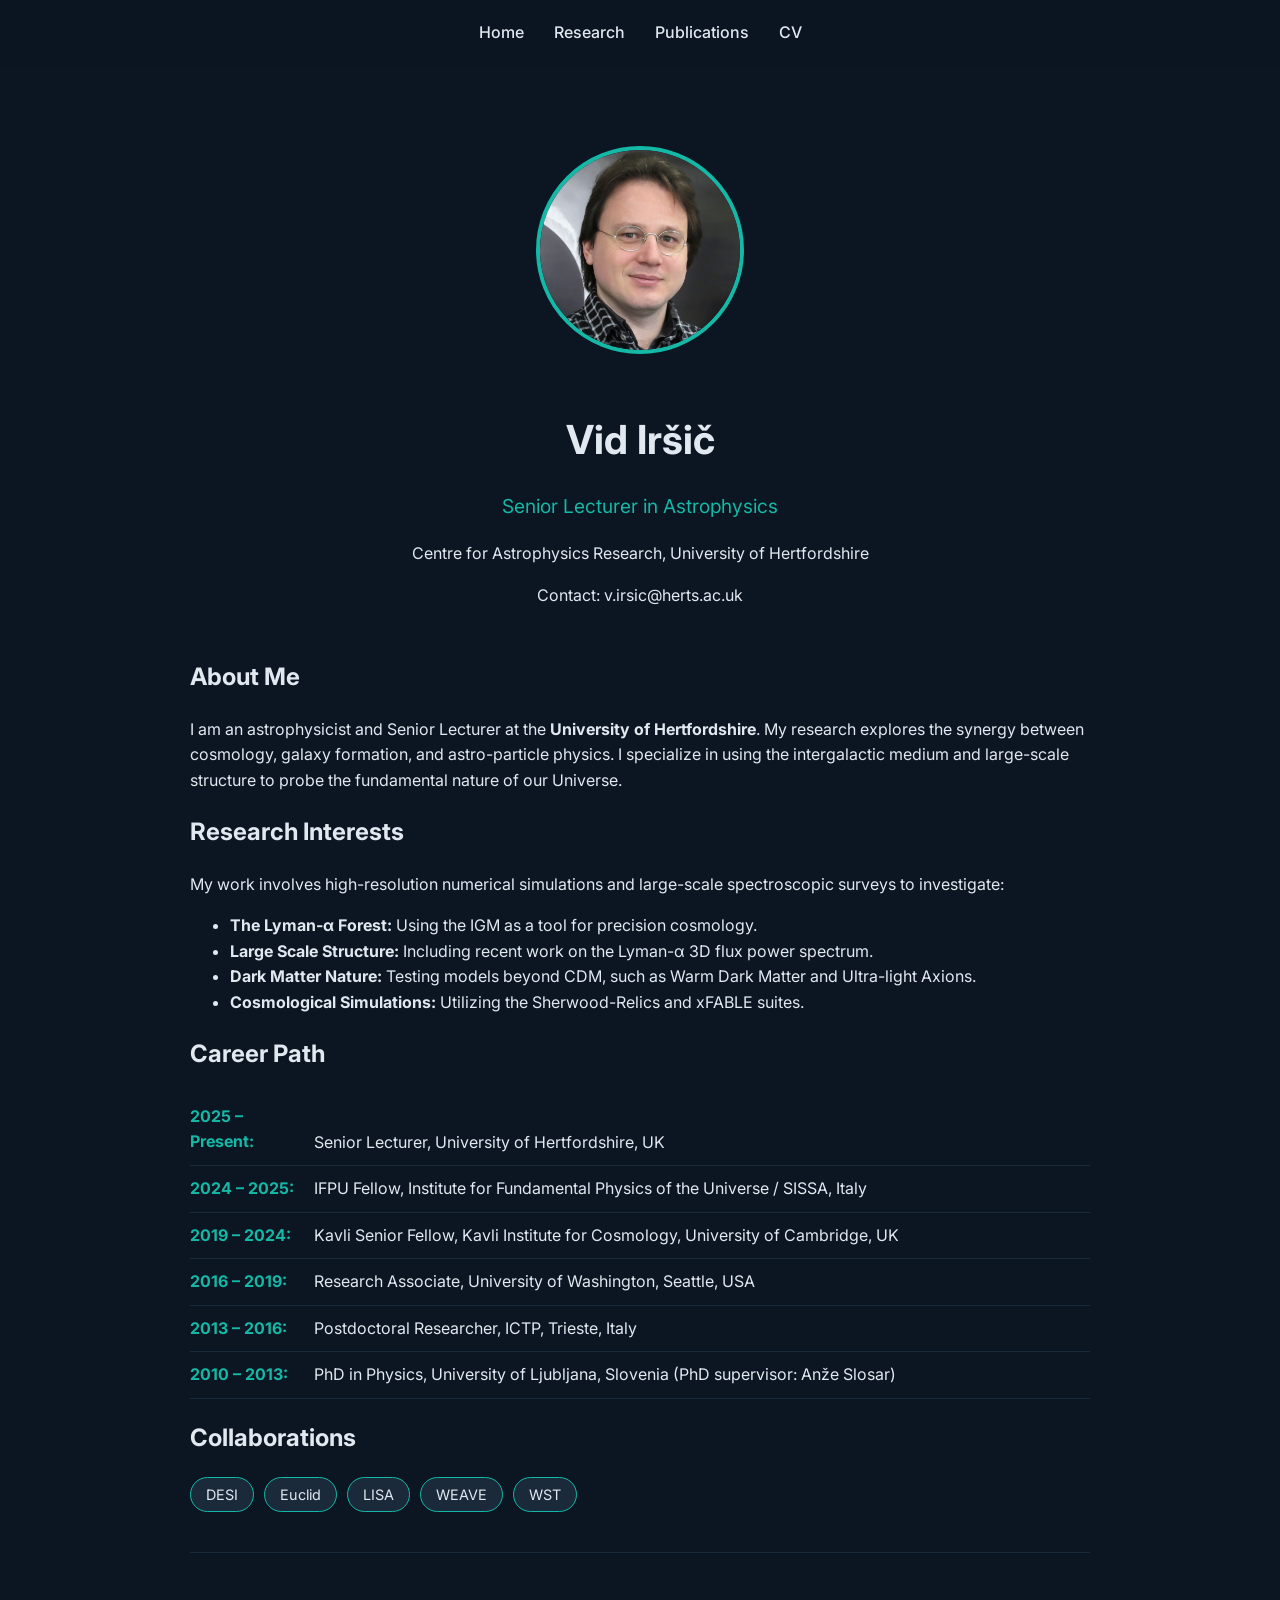
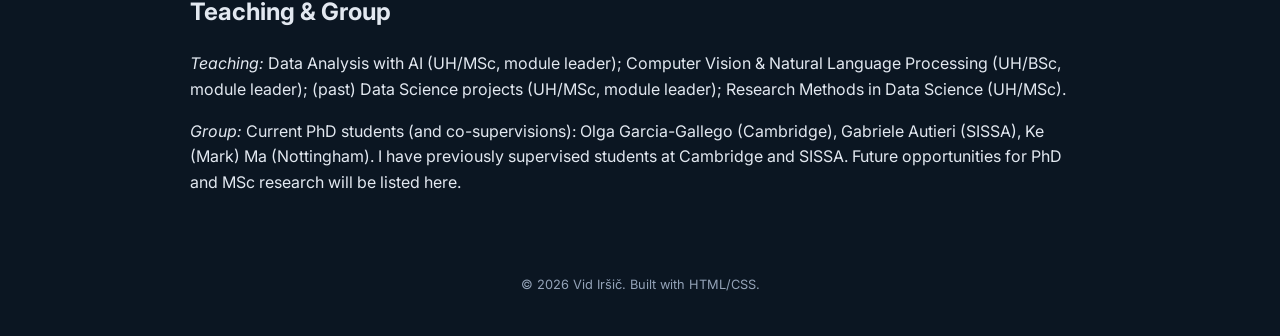
<file: index.html>
<!DOCTYPE html>
<html lang="en">
<head>
    <meta charset="UTF-8">
    <meta name="viewport" content="width=device-width, initial-scale=1.0">
	<meta name="google-site-verification" content="SMwhOF-AqleKX5ROLzdjYFraIZLmGGAAWdZKeBWNtIg" />
    <title>Vid Irsic | Astrophysicist</title>
    <link rel="stylesheet" href="style.css">
    <!-- Google Fonts for a professional look -->
    <link href="https://fonts.googleapis.com/css2?family=Inter:wght@300;400;600&display=swap" rel="stylesheet">
</head>
<body>

    <nav>
        <a href="index.html">Home</a>
        <a href="research.html">Research</a>
        <a href="publications.html">Publications</a>
        <a href="cv.pdf" target="_blank">CV</a>
    </nav>

    <div class="container">
        <!-- Hero Section -->
        <header style="text-align: center; margin-bottom: 50px;">
            <img src="img/profile.jpg" alt="Vid Irsic" class="profile-img">
            <h1 style="font-size: 2.5rem; margin-bottom: 10px;">Vid Iršič</h1>
            <p style="font-size: 1.2rem; color: var(--accent);">Senior Lecturer in Astrophysics</p>
            <p>Centre for Astrophysics Research, University of Hertfordshire</p>
            
            <div style="margin-top: 15px;">
                <!-- Protected Email: Change data-user and data-domain to your actual email -->
                Contact: <span class="email-link" data-user="v.irsic" data-domain="herts.ac.uk"></span>
            </div>
        </header>

        <!-- About / Where I am -->
        <section>
            <h2>About Me</h2>
            <p>
                I am an astrophysicist and Senior Lecturer at
                the <strong>University of Hertfordshire</strong>.  My research
                explores the synergy between cosmology, galaxy formation, and
                astro-particle physics. I specialize in using the intergalactic
                medium and large-scale structure to probe the fundamental nature
                of our Universe.
            </p>
        </section>

        <!-- Research Interests -->
        <section>
            <h2>Research Interests</h2>
            <p>My work involves high-resolution numerical simulations and large-scale spectroscopic surveys to investigate:</p>
            <ul>
                <li><strong>The Lyman-&alpha; Forest:</strong> Using the IGM as a tool for precision cosmology.</li>
                <li><strong>Large Scale Structure:</strong> Including recent work on the Lyman-&alpha; 3D flux power spectrum.</li>
                <li><strong>Dark Matter Nature:</strong> Testing models beyond CDM, such as Warm Dark Matter and Ultra-light Axions.</li>
                <li><strong>Cosmological Simulations:</strong> Utilizing the Sherwood-Relics and xFABLE suites.</li>
            </ul>
        </section>
		
        <!-- Career Path -->
        <section>
            <h2>Career Path</h2>
            <ul class="career-list">
                <li><strong>2025 – Present:</strong> Senior Lecturer, University of Hertfordshire, UK</li>
                <li><strong>2024 – 2025:</strong> IFPU Fellow, Institute for Fundamental Physics of the Universe / SISSA, Italy</li>
                <li><strong>2019 – 2024:</strong> Kavli Senior Fellow, Kavli Institute for Cosmology, University of Cambridge, UK</li>
                <li><strong>2016 – 2019:</strong> Research Associate, University of Washington, Seattle, USA</li>
                <li><strong>2013 – 2016:</strong> Postdoctoral Researcher, ICTP, Trieste, Italy</li>
                <li><strong>2010 – 2013:</strong> PhD in Physics, University of Ljubljana, Slovenia (PhD supervisor: Anže Slosar)</li>
            </ul>
        </section>

        <!-- Collaborations -->
        <section>
            <h2>Collaborations</h2>
            <div class="collab-tags">
                <span>DESI</span> <span>Euclid</span> <span>LISA</span> <span>WEAVE</span> <span>WST</span>
            </div>
        </section>

        <!-- Teaching & Group -->
        <section style="margin-top: 40px; padding-top: 20px; border-top: 1px solid var(--card-bg);">
            <h2>Teaching & Group</h2>
            <p><em>Teaching:</em> Data Analysis with AI (UH/MSc, module leader);
            Computer Vision & Natural Language Processing (UH/BSc, module
            leader); (past) Data Science projects (UH/MSc, module leader);
            Research Methods in Data Science (UH/MSc).</p>
            <p><em>Group:</em> Current PhD students (and co-supervisions): Olga
            Garcia-Gallego (Cambridge), Gabriele Autieri (SISSA), Ke (Mark) Ma
            (Nottingham). I have previously supervised students at Cambridge and
            SISSA. Future opportunities for PhD and MSc research will be listed
            here.</p>
        </section>

    </div>

    <footer style="text-align: center; padding: 40px; color: var(--text-secondary); font-size: 0.8rem;">
        &copy; <script>document.write(new Date().getFullYear())</script> Vid Iršič. Built with HTML/CSS.
    </footer>

</body>
</html>
</file>
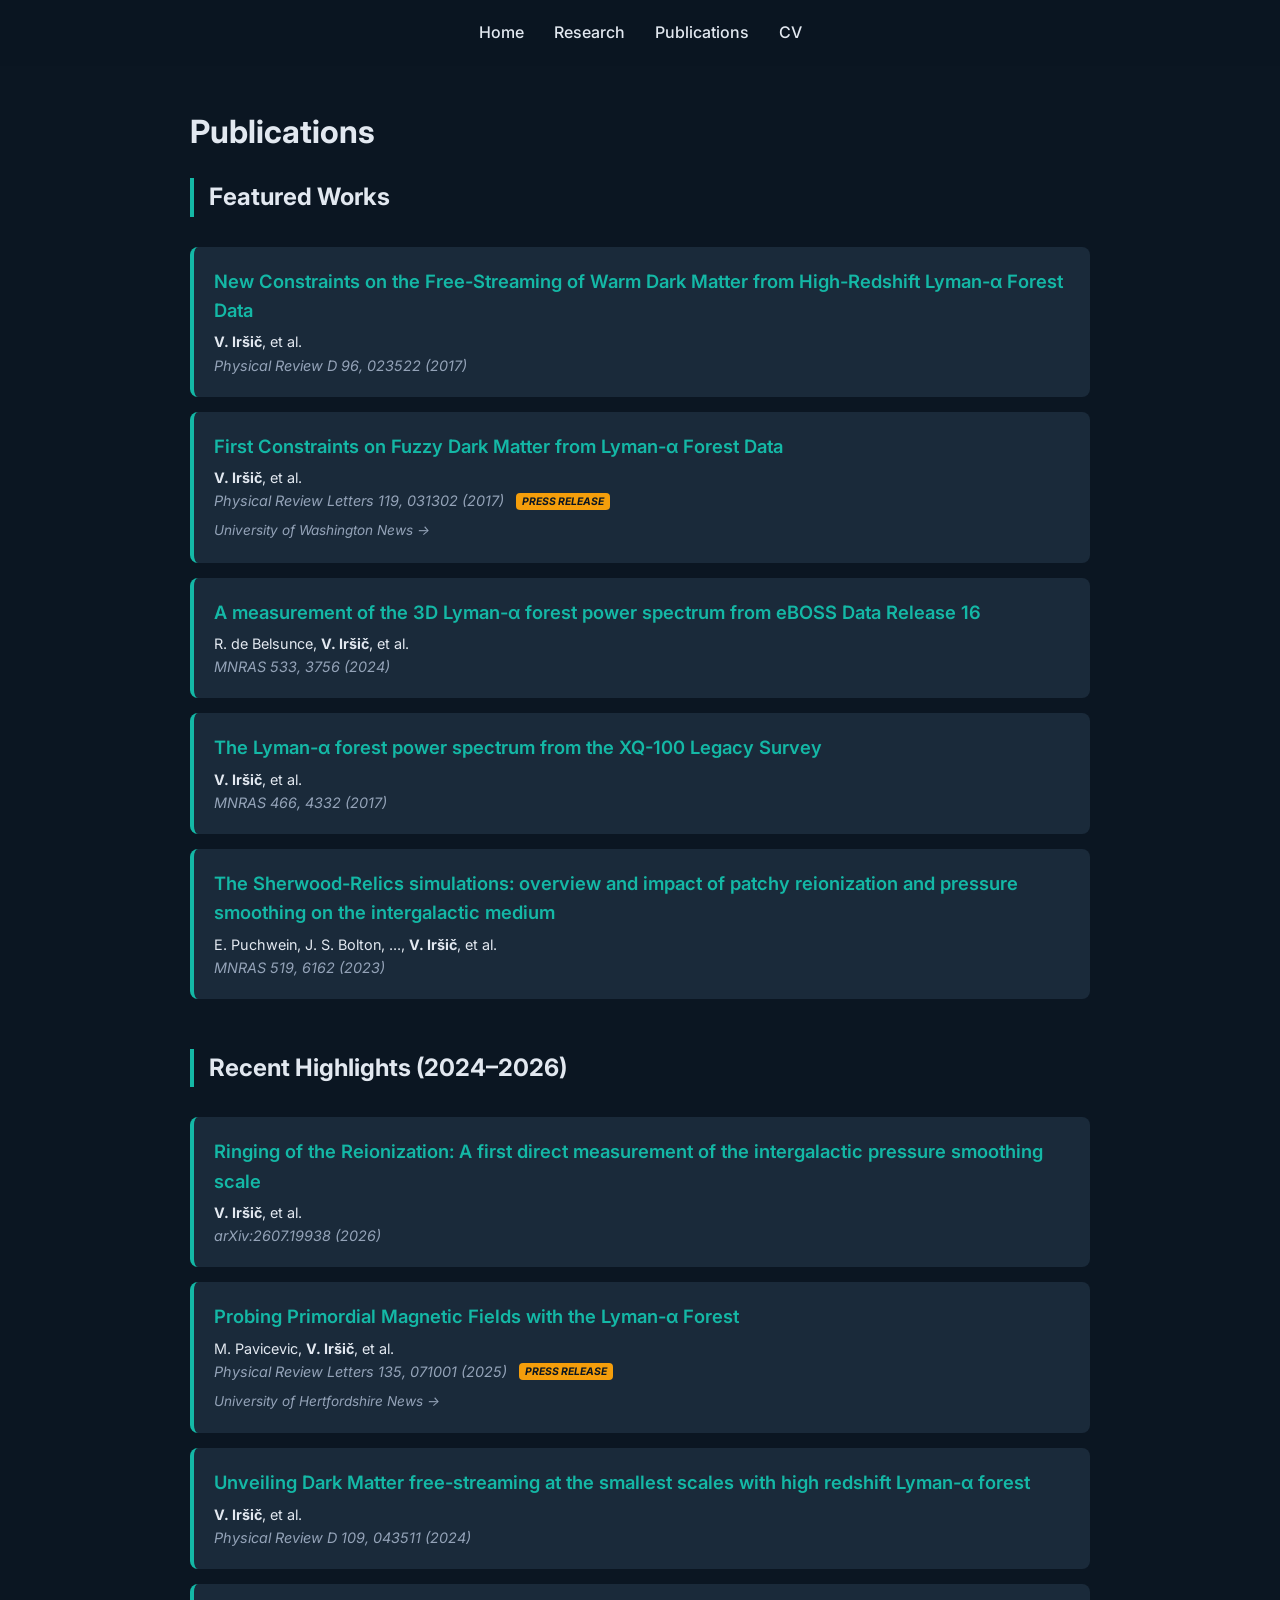
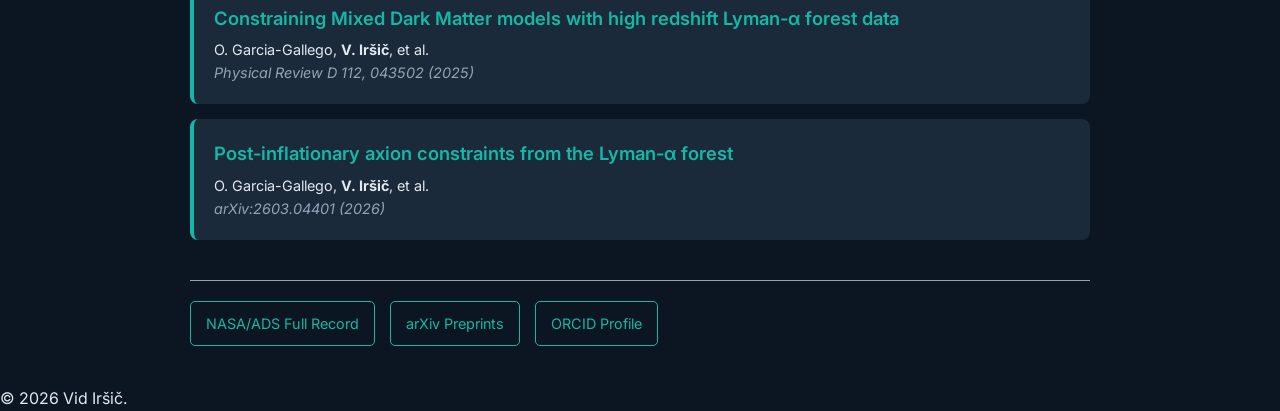
<file: publications.html>
<!DOCTYPE html>
<html lang="en">
<head>
    <meta charset="UTF-8">
    <meta name="viewport" content="width=device-width, initial-scale=1.0">
    <title>Publications | Vid Iršič</title>
    <link rel="stylesheet" href="style.css">
    <link href="https://fonts.googleapis.com/css2?family=Inter:wght@300;400;600&display=swap" rel="stylesheet">
</head>
<body>
    <nav>
        <a href="index.html">Home</a>
        <a href="research.html">Research</a>
        <a href="publications.html">Publications</a>
        <a href="cv.pdf" target="_blank">CV</a>
    </nav>

    <div class="container">
        <h1>Publications</h1>

        <!-- Section 1: Featured Works -->
        <section>
            <h2 class="section-title">Featured Works</h2>
            <ul class="pub-list">
                <li class="pub-item">
                    <a href="https://ui.adsabs.harvard.edu/abs/2017PhRvD..96b3522I" target="_blank" class="pub-title">New Constraints on the Free-Streaming of Warm Dark Matter from High-Redshift Lyman-&alpha; Forest Data</a>
                    <div class="pub-authors"><strong>V. Iršič</strong>, et al.</div>
                    <div class="pub-journal">Physical Review D 96, 023522 (2017)</div>
                </li>

                <li class="pub-item">
                    <a href="https://ui.adsabs.harvard.edu/abs/2017PhRvL.119c1302I" target="_blank" class="pub-title">First Constraints on Fuzzy Dark Matter from Lyman-&alpha; Forest Data</a>
                    <div class="pub-authors"><strong>V. Iršič</strong>, et al.</div>
                    <div class="pub-journal">Physical Review Letters 119, 031302 (2017) <span class="badge">Press Release</span></div>
                    <a href="https://www.washington.edu/news/2017/07/24/dark-matter-is-likely-cold-not-fuzzy-scientists-report-after-new-simulations/" target="_blank" class="news-link">University of Washington News &rarr;</a>
                </li>

                <li class="pub-item">
                    <a href="https://ui.adsabs.harvard.edu/abs/2024MNRAS.533.3756D" target="_blank" class="pub-title">A measurement of the 3D Lyman-&alpha; forest power spectrum from eBOSS Data Release 16</a>
                    <div class="pub-authors">R. de Belsunce, <strong>V. Iršič</strong>, et al.</div>
                    <div class="pub-journal">MNRAS 533, 3756 (2024)</div>
                </li>

                <li class="pub-item">
                    <a href="https://ui.adsabs.harvard.edu/abs/2017MNRAS.466.4332I" target="_blank" class="pub-title">The Lyman-&alpha; forest power spectrum from the XQ-100 Legacy Survey</a>
                    <div class="pub-authors"><strong>V. Iršič</strong>, et al.</div>
                    <div class="pub-journal">MNRAS 466, 4332 (2017)</div>
                </li>

                <li class="pub-item">
                    <a href="https://ui.adsabs.harvard.edu/abs/2023MNRAS.519.6162P" target="_blank" class="pub-title">The Sherwood-Relics simulations: overview and impact of patchy reionization and pressure smoothing on the intergalactic medium</a>
                    <div class="pub-authors">E. Puchwein, J. S. Bolton, ..., <strong>V. Iršič</strong>, et al.</div>
                    <div class="pub-journal">MNRAS 519, 6162 (2023)</div>
                </li>
            </ul>
        </section>

        <!-- Section 2: Recent Highlights -->
        <section style="margin-top: 50px;">
            <h2 class="section-title">Recent Highlights (2024–2026)</h2>
            <ul class="pub-list">
                <li class="pub-item">
                    <a href="https://ui.adsabs.harvard.edu/abs/2026arXiv260719938I" target="_blank" class="pub-title">Ringing of the Reionization: A first direct measurement of the intergalactic pressure smoothing scale</a>
                    <div class="pub-authors"><strong>V. Iršič</strong>, et al.</div>
                    <div class="pub-journal">arXiv:2607.19938 (2026)</div>
                </li>

                <li class="pub-item">
                    <a href="https://ui.adsabs.harvard.edu/abs/2025PhRvL.135g1001P" target="_blank" class="pub-title">Probing Primordial Magnetic Fields with the Lyman-&alpha; Forest</a>
                    <div class="pub-authors">M. Pavicevic, <strong>V. Iršič</strong>, et al.</div>
                    <div class="pub-journal">Physical Review Letters 135, 071001 (2025) <span class="badge">Press Release</span></div>
                    <a href="https://www.herts.ac.uk/about-us/news-and-events/news/2025/magnetic-fields-in-the-infant-universe-may-have-been-billions-of-times-weaker-than-a-fridge-magnet" target="_blank" class="news-link">University of Hertfordshire News &rarr;</a>
                </li>

                <li class="pub-item">
                    <a href="https://ui.adsabs.harvard.edu/abs/2024PhRvD.109d3511I" target="_blank" class="pub-title">Unveiling Dark Matter free-streaming at the smallest scales with high redshift Lyman-&alpha; forest</a>
                    <div class="pub-authors"><strong>V. Iršič</strong>, et al.</div>
                    <div class="pub-journal">Physical Review D 109, 043511 (2024)</div>
                </li>

                <li class="pub-item">
                    <a href="https://ui.adsabs.harvard.edu/abs/2025PhRvD.112d3502G" target="_blank" class="pub-title">Constraining Mixed Dark Matter models with high redshift Lyman-&alpha; forest data</a>
                    <div class="pub-authors">O. Garcia-Gallego, <strong>V. Iršič</strong>, et al.</div>
                    <div class="pub-journal">Physical Review D 112, 043502 (2025)</div>
                </li>

                <li class="pub-item">
                    <a href="https://ui.adsabs.harvard.edu/abs/2026arXiv260304401G" target="_blank" class="pub-title">Post-inflationary axion constraints from the Lyman-&alpha; forest</a>
                    <div class="pub-authors">O. Garcia-Gallego, <strong>V. Iršič</strong>, et al.</div>
                    <div class="pub-journal">arXiv:2603.04401 (2026)</div>
                </li>
            </ul>
        </section>

        <div class="external-links">
            <a href="https://ui.adsabs.harvard.edu/search/q=author%3A%22Ir%C5%A1i%C4%8D%2C%20Vid%22&sort=date%20desc%2C%20bibcode%20desc&p_=0" target="_blank" class="ext-btn">NASA/ADS Full Record</a>
            <a href="https://arxiv.org/search/astro-ph?query=Irsic%2C+Vid&searchtype=author&abstracts=show&order=-announced_date_first&size=50" target="_blank" class="ext-btn">arXiv Preprints</a>
            <a href="https://orcid.org/0000-0002-5445-461X" target="_blank" class="ext-btn">ORCID Profile</a>
        </div>
    </div>

    <footer>
        &copy; <script>document.write(new Date().getFullYear())</script> Vid Iršič.
    </footer>
</body>
</html>
</file>
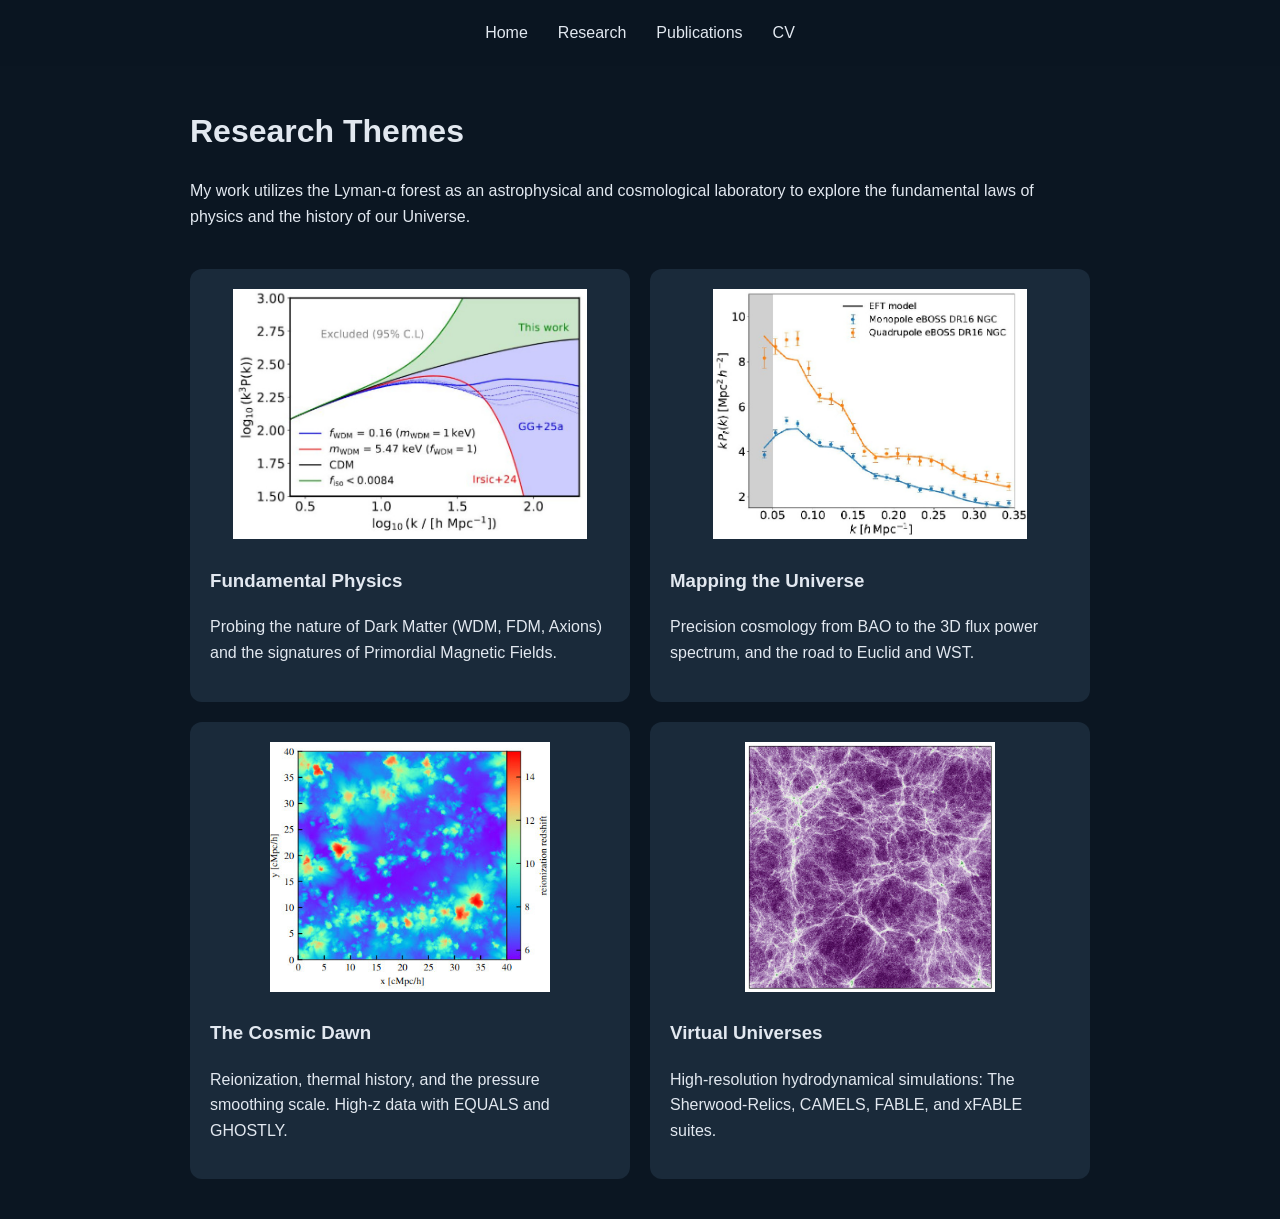
<file: research.html>
<!DOCTYPE html>
<html lang="en">
<head>
    <meta charset="UTF-8">
    <meta name="viewport" content="width=device-width, initial-scale=1.0">
    <title>Research | Vid Iršič</title>
    <link rel="stylesheet" href="style.css">
</head>
<body>
    <nav>
        <a href="index.html">Home</a>
        <a href="research.html">Research</a>
        <a href="publications.html">Publications</a>
        <a href="cv.pdf" target="_blank">CV</a>
    </nav>

    <div class="container">
        <header style="margin-bottom: 40px;">
            <h1>Research Themes</h1>
            <p>My work utilizes the Lyman-&alpha; forest as an astrophysical and
            cosmological laboratory to explore the fundamental laws of physics and the history of our Universe.</p>
        </header>

        <div class="research-grid">
            <!-- Theme 1 -->
            <a href="topics/fundamental-physics.html" class="topic-box">
                <img src="img/dm-pk-placeholder.jpg" alt="Dark Matter Power Spectrum Constraints">
                <h3>Fundamental Physics</h3>
                <p>Probing the nature of Dark Matter (WDM, FDM, Axions) and the signatures of Primordial Magnetic Fields.</p>
            </a>

            <!-- Theme 2 -->
            <a href="topics/mapping-universe.html" class="topic-box">
                <img src="img/p3d-contour-placeholder.jpg" alt="3D Flux Power
																Spectrum eBOSS Measurements">
                <h3>Mapping the Universe</h3>
                <p>Precision cosmology from BAO to the 3D flux power spectrum, and the road to Euclid and WST.</p>
            </a>

            <!-- Theme 3 -->
            <a href="topics/cosmic-dawn.html" class="topic-box">
                <img src="img/reionization-placeholder.jpg" alt="Thermal History of the IGM">
                <h3>The Cosmic Dawn</h3>
                <p>Reionization, thermal history, and the pressure smoothing scale. High-z data with EQUALS and GHOSTLY.</p>
            </a>

            <!-- Theme 4 -->
            <a href="topics/virtual-universes.html" class="topic-box">
                <img src="img/sherwood-slice-placeholder.jpg" alt="Sherwood-Relics Simulation Slice">
                <h3>Virtual Universes</h3>
                <p>High-resolution hydrodynamical simulations: The
                Sherwood-Relics, CAMELS, FABLE, and xFABLE suites.</p>
            </a>
        </div>
    </div>
</body>
</html>
</file>
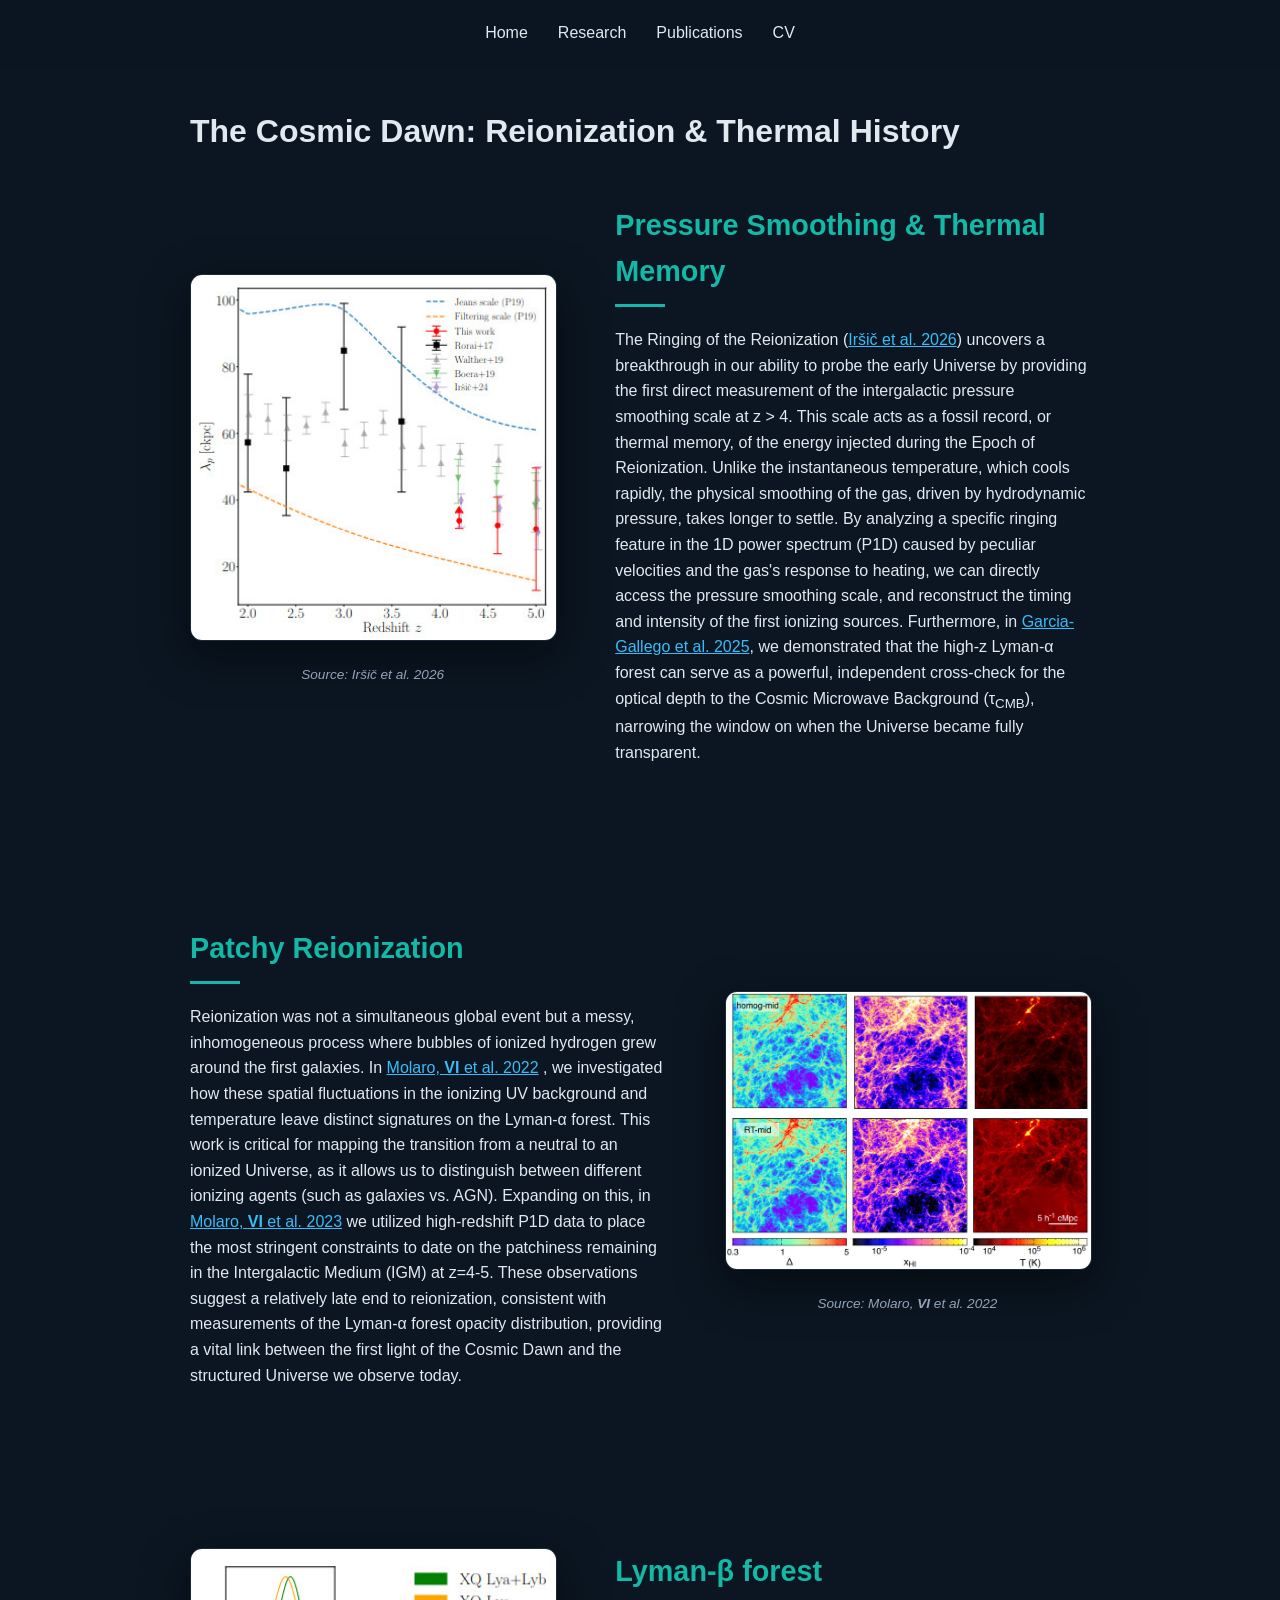
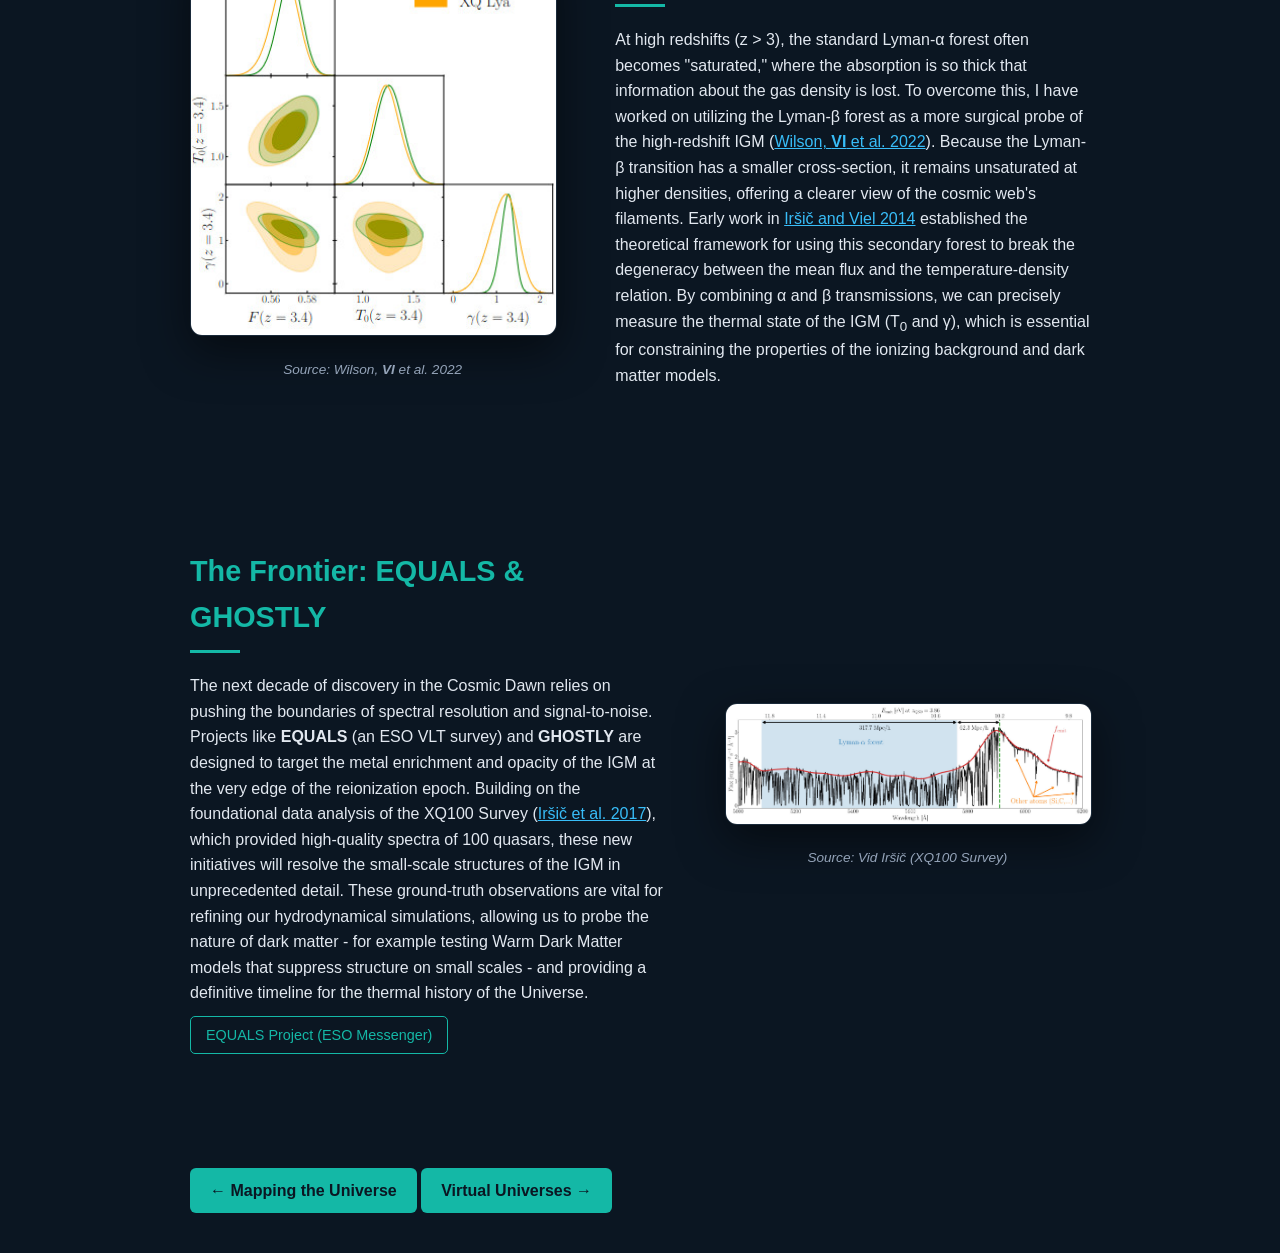
<file: topics/cosmic-dawn.html>
<!DOCTYPE html>
<html lang="en">
<head>
    <meta charset="UTF-8">
    <meta name="viewport" content="width=device-width, initial-scale=1.0">
    <title>The Cosmic Dawn | Vid Iršič</title>
    <link rel="stylesheet" href="../style.css">
</head>
<body>
    <nav>
        <a href="../index.html">Home</a>
        <a href="../research.html">Research</a>
        <a href="../publications.html">Publications</a>
		<a href="../cv.pdf" target="_blank">CV</a>
    </nav>

    <div class="container">
	  <h1>The Cosmic Dawn: Reionization & Thermal History</h1>

        <!-- Block 1: Pressure Smoothing -->
        <div class="gallery-block">
            <div class="gallery-text">
                <h2>Pressure Smoothing & Thermal Memory</h2>
                <p>The Ringing of the Reionization
                (<a href="https://arxiv.org/abs/2607.19938" class="custom-link">Iršič et
                al. 2026</a>) uncovers a breakthrough in our ability to probe
                the early Universe by providing the first direct measurement of
                the intergalactic pressure smoothing scale at z > 4. This
                scale acts as a fossil record, or thermal memory, of the energy
                injected during the Epoch of Reionization. Unlike the
                instantaneous temperature, which cools rapidly, the physical
                smoothing of the gas, driven by hydrodynamic pressure, takes
                longer to settle. By analyzing a specific ringing feature in the
                1D power spectrum (P1D) caused by peculiar velocities and the
                gas's response to heating, we can directly access the pressure
                smoothing scale, and reconstruct the timing and
                intensity of the first ionizing sources. Furthermore,
                in <a href="https://arxiv.org/abs/2510.00107" class="custom-link">Garcia-Gallego et
                al. 2025</a>, we demonstrated that the high-z Lyman-&alpha;
                forest can serve as a powerful, independent cross-check for the
                optical depth to the Cosmic Microwave Background
                (&tau;<sub>CMB</sub>), narrowing the window on when the Universe
                became fully transparent.</p>
            </div>
            <div class="gallery-img">
                <img src="../img/fig-ringing.jpg" alt="Pressure smoothing scale measurement">
                <a href="https://arxiv.org/abs/2607.19938" class="fig-caption">Source: Iršič et al. 2026</a>
            </div>
        </div>

        <!-- Block 2: Patchy Reionization -->
        <div class="gallery-block reverse">
            <div class="gallery-text">
                <h2>Patchy Reionization</h2>
                <p>Reionization was not a simultaneous global event but a messy,
                inhomogeneous process where bubbles of ionized hydrogen grew
                around the first
                galaxies. In <a href="https://arxiv.org/abs/2109.06897"
                class="custom-link">Molaro, <b>VI</b> et al. 2022</a> , we
                investigated how these spatial fluctuations in the ionizing UV
                background and temperature leave distinct signatures on the
                Lyman-&alpha; forest.  This work is critical for mapping the
                transition from a neutral to an ionized Universe, as it allows
                us to distinguish between different ionizing agents (such as
                galaxies vs. AGN).  Expanding on this,
                in <a href="https://arxiv.org/abs/2303.05167"
                class="custom-link">Molaro, <b>VI</b> et al. 2023</a> we
                utilized high-redshift P1D data to place the most stringent
                constraints to date on the patchiness remaining in the
                Intergalactic Medium (IGM) at z=4-5. These observations suggest
                a relatively late end to reionization, consistent with
                measurements of the Lyman-&alpha; forest opacity distribution,
                providing a vital link between the first light of the Cosmic
                Dawn and the structured Universe we observe today.</p>
            </div>
            <div class="gallery-img">
                <img src="../img/fig-patchy.jpg" alt="Patchy reionization simulations">
                <a href="https://arxiv.org/abs/2109.11559" class="fig-caption">Source: Molaro, <b>VI</b> et al. 2022</a>
            </div>
        </div>

        <!-- Block 3: Beta-forest -->
        <div class="gallery-block">
            <div class="gallery-text">
                <h2>Lyman-&beta; forest</h2>
                <p>At high redshifts (z > 3), the standard Lyman-&alpha; forest
                often becomes "saturated," where the absorption is so thick that
                information about the gas density is lost. To overcome this, I
                have worked on utilizing the Lyman-&beta; forest as a more
                surgical probe of the high-redshift IGM
                (<a href="https://arxiv.org/abs/2106.04837" class="custom-link">Wilson, <b>VI</b> et
                al. 2022</a>). Because the Lyman-&beta; transition has a smaller
                cross-section, it remains unsaturated at higher densities,
                offering a clearer view of the cosmic web's filaments. Early
                work in <a href="https://arxiv.org/abs/1409.6321" class="custom-link">Iršič and Viel
                2014</a> established the theoretical framework for using this
                secondary forest to break the degeneracy between the mean flux
                and the temperature-density relation. By combining &alpha; and
                &beta; transmissions, we can precisely measure the thermal
                state of the IGM (T<sub>0</sub> and &gamma;), which is essential
                for constraining the properties of the ionizing background and
                dark matter models.</p>
            </div>
            <div class="gallery-img">
                <img src="../img/fig-lymanb.jpg" alt="Lyman-beta contours from XQ100">
                <a href="https://arxiv.org/abs/2106.04837" class="fig-caption">Source: Wilson, <b>VI</b> et al. 2022</a>
            </div>
        </div>
	
        <!-- Block 4: Future High-z Data -->
        <div class="gallery-block reverse">
            <div class="gallery-text">
                <h2>The Frontier: EQUALS & GHOSTLY</h2>
                <p>The next decade of discovery in the Cosmic Dawn relies on
                pushing the boundaries of spectral resolution and
                signal-to-noise. Projects like <strong>EQUALS</strong> (an ESO
                VLT survey) and <strong>GHOSTLY</strong> are designed to target
                the metal enrichment and opacity of the IGM at the very edge of
                the reionization epoch. Building on the foundational data
                analysis of the XQ100 Survey
                (<a href="https://arxiv.org/abs/1702.01761" class="custom-link">Iršič et
                al. 2017</a>), which provided high-quality spectra of 100
                quasars, these new initiatives will resolve the small-scale
                structures of the IGM in unprecedented detail. These
                ground-truth observations are vital for refining our
                hydrodynamical simulations, allowing us to probe the nature of
                dark matter - for example testing Warm Dark Matter models that
                suppress structure on small scales - and providing a definitive
                timeline for the thermal history of the Universe.</p>
                <a href="https://www.eso.org/sci/publications/messenger/archive/no.195-sep25/messenger-no195-23-26.pdf" class="ext-btn">EQUALS Project (ESO Messenger)</a>
            </div>
            <div class="gallery-img">
                <img src="../img/fig-xq100-spectrum.jpg" alt="High-z spectrum example">
		<a href="https://arxiv.org/abs/1702.01761" class="fig-caption">Source: Vid Iršič (XQ100 Survey)</a>
            </div>
        </div>

	        
        <!-- Navigation Buttons -->
        <div class="page-nav">
            <a href="mapping-universe.html" class="btn">&larr; Mapping the Universe</a>
            <a href="virtual-universes.html" class="btn">Virtual Universes &rarr;</a>
        </div>
    </div>
</body>
</html>
</file>
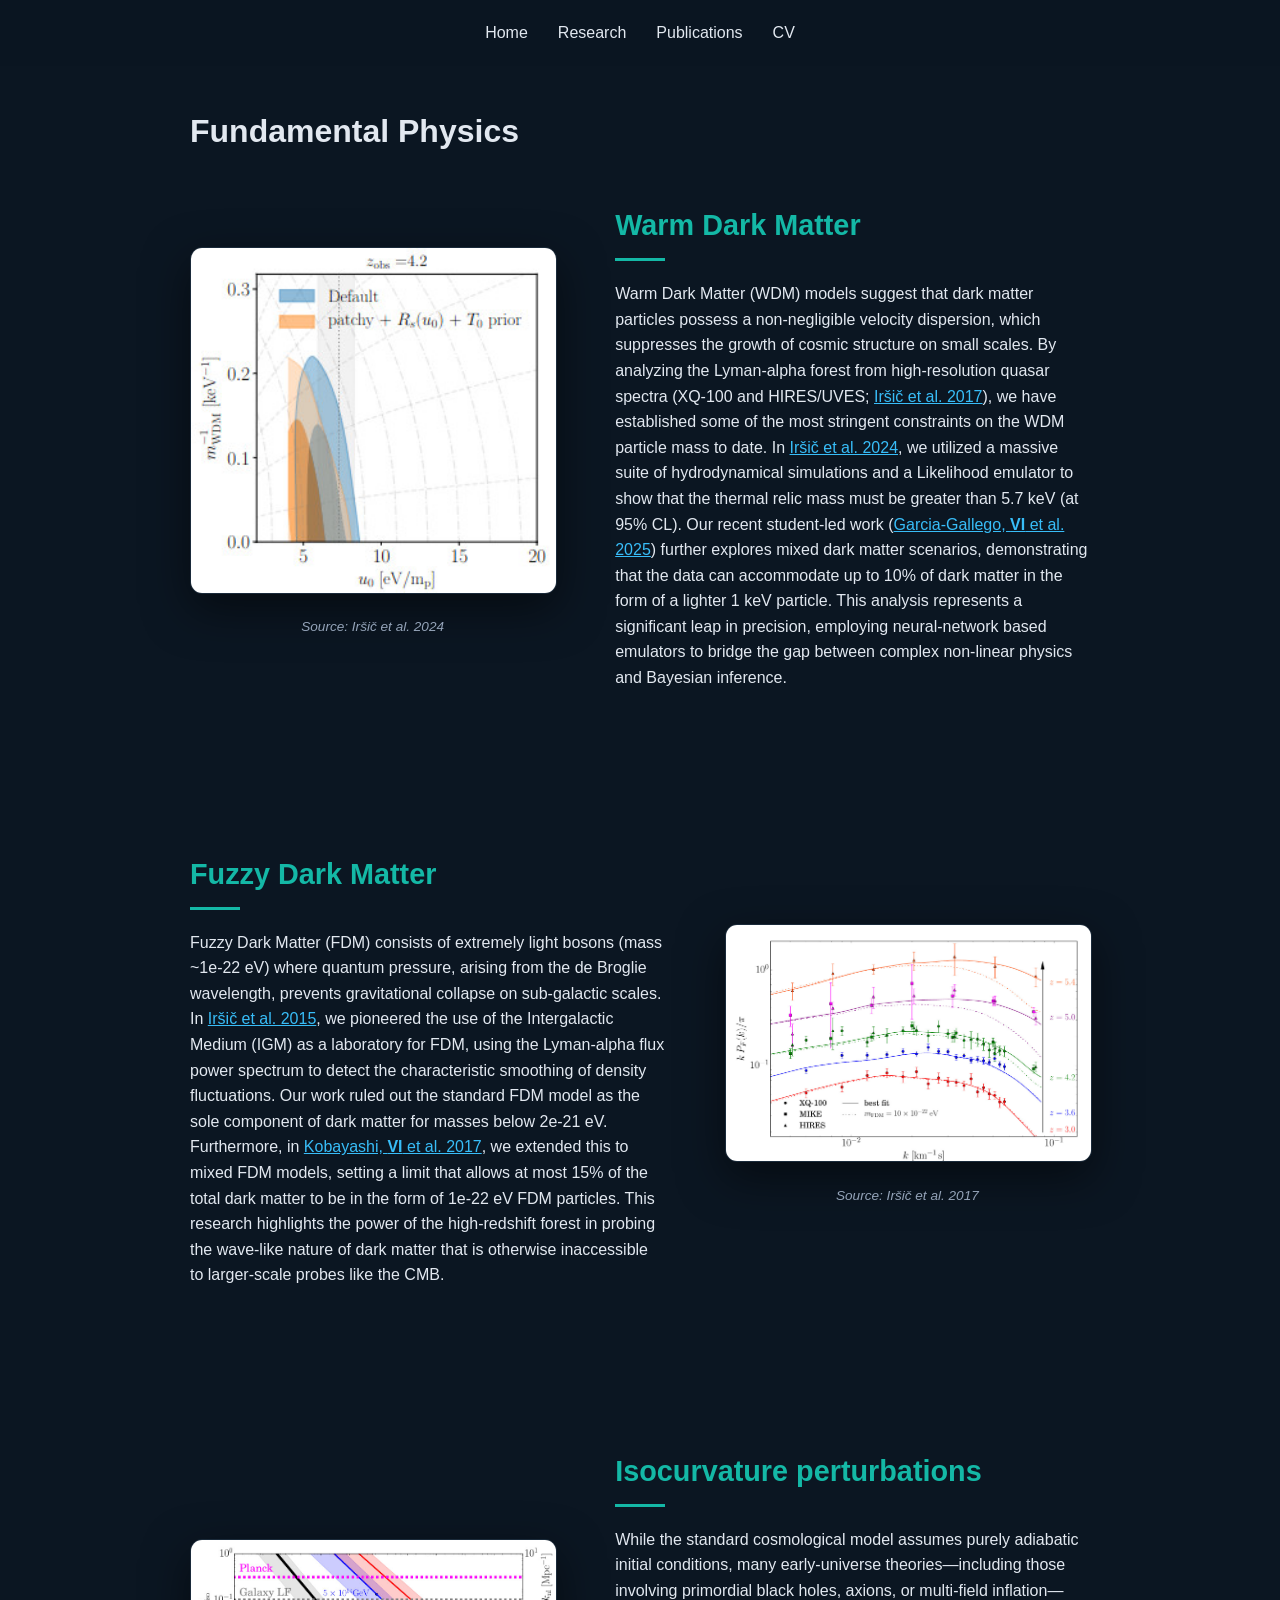
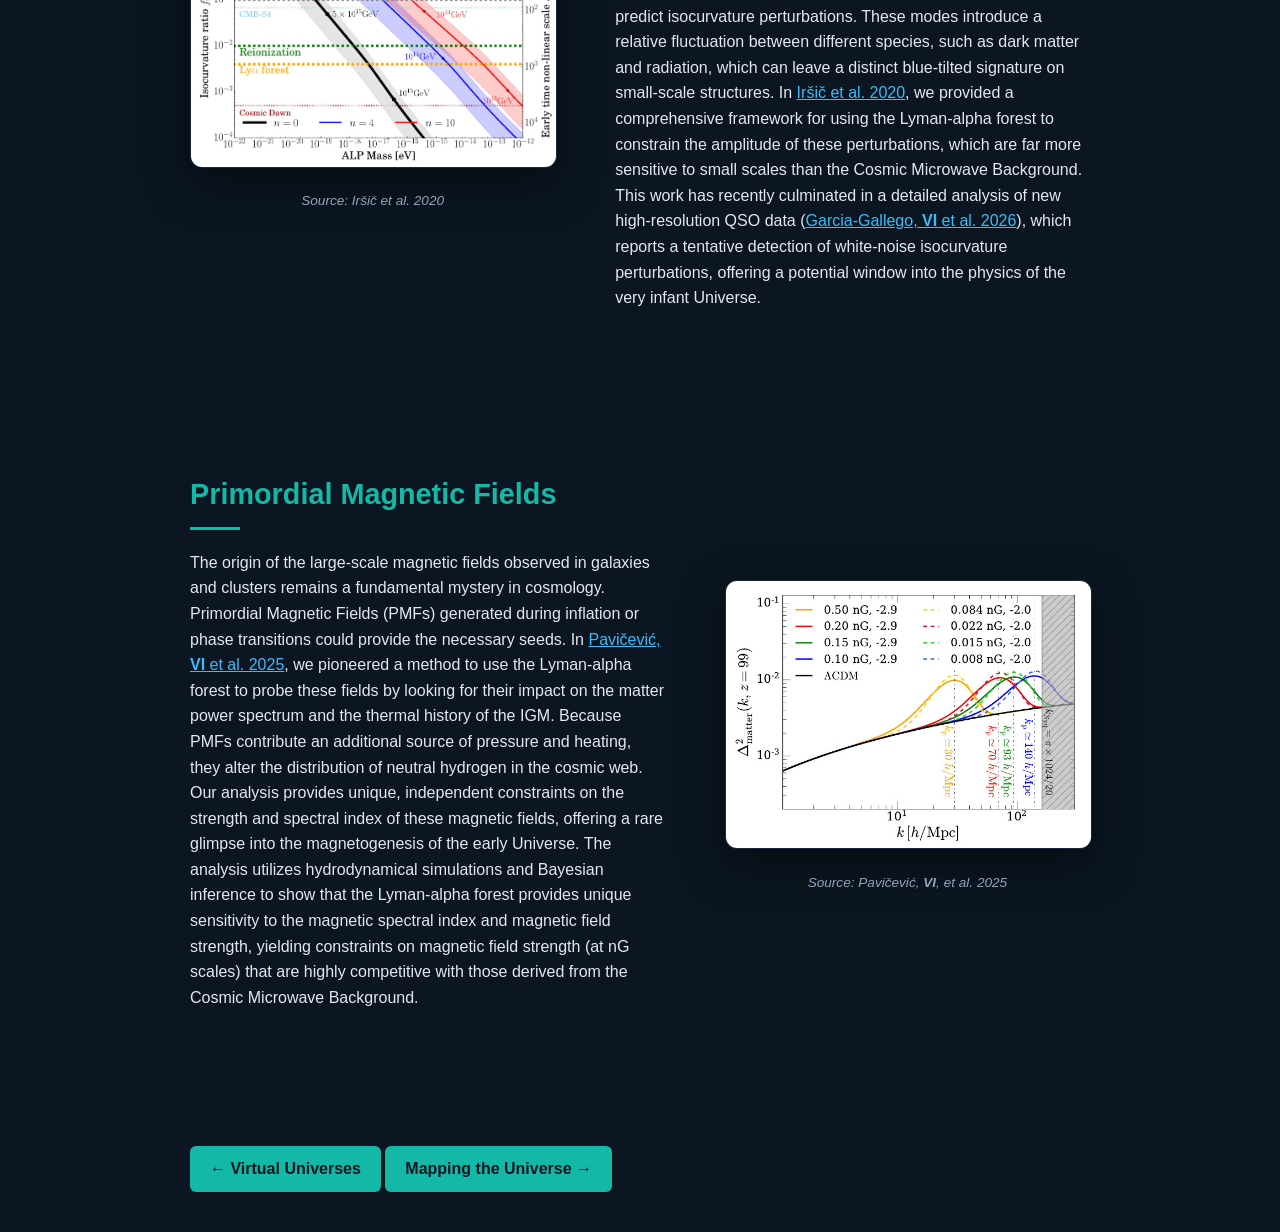
<file: topics/fundamental-physics.html>
<!DOCTYPE html>
<html lang="en">
<head>
    <meta charset="UTF-8">
    <meta name="viewport" content="width=device-width, initial-scale=1.0">
    <title>Fundamental Physics | Vid Iršič</title>
    <link rel="stylesheet" href="../style.css">
</head>
<body>
    <nav>
        <a href="../index.html">Home</a>
        <a href="../research.html">Research</a>
        <a href="../publications.html">Publications</a>
		<a href="../cv.pdf" target="_blank">CV</a>
    </nav>

    <div class="container">
        <h1>Fundamental Physics</h1>
        
        <!-- Feature Block 1: WDM -->
        <div class="gallery-block">
            <div class="gallery-text">
                <h2>Warm Dark Matter</h2>
                <p>Warm Dark Matter (WDM) models suggest that dark matter
                particles possess a non-negligible velocity dispersion, which
                suppresses the growth of cosmic structure on small scales. By
                analyzing the Lyman-alpha forest from high-resolution quasar
                spectra (XQ-100 and
                HIRES/UVES; <a href="https://arxiv.org/abs/1702.01764" class="custom-link">Iršič et
                al. 2017</a>), we have established some of the most stringent
                constraints on the WDM particle mass to
                date. In <a href="https://arxiv.org/abs/2309.04533" class="custom-link">Iršič et
                al. 2024</a>, we utilized a massive suite of hydrodynamical
                simulations and a Likelihood emulator to show that the
                thermal relic mass must be greater than 5.7 keV (at 95% CL). Our
                recent student-led work
                (<a href="https://arxiv.org/abs/2504.06367" class="custom-link">Garcia-Gallego, <b>VI</b>
                et al. 2025</a>) further explores mixed dark matter scenarios,
                demonstrating that the data can accommodate up to 10% of dark
                matter in the form of a lighter 1 keV particle. This analysis
                represents a significant leap in precision, employing
                neural-network based emulators to bridge the gap between complex
                non-linear physics and Bayesian inference.</p>

            </div>
            <div class="gallery-img">
                <img src="../img/fig-wdm-u0.jpg" alt="WDM constraints">
                <a href="https://arxiv.org/abs/2309.04533"
                class="fig-caption">Source: Iršič et al. 2024</a>
            </div>
        </div>

        <!-- Feature Block 2: FDM -->
        <div class="gallery-block reverse">
            <div class="gallery-text">
                <h2>Fuzzy Dark Matter</h2>
                <p>Fuzzy Dark Matter (FDM) consists of extremely light bosons
                (mass ~1e-22 eV) where quantum pressure, arising from the de
                Broglie wavelength, prevents gravitational collapse on
                sub-galactic
                scales. In <a href="https://arxiv.org/abs/1703.04683" class="custom-link">Iršič et
                al. 2015</a>, we pioneered the use of the Intergalactic Medium
                (IGM) as a laboratory for FDM, using the Lyman-alpha flux power
                spectrum to detect the characteristic smoothing of density
                fluctuations. Our work ruled out the standard FDM model as the
                sole component of dark matter for masses below 2e-21
                eV. Furthermore,
                in <a href="https://arxiv.org/abs/1708.00015" class="custom-link">Kobayashi, <b>VI</b>
                et al. 2017</a>, we extended this to mixed FDM models, setting a
                limit that allows at most 15% of the total dark matter to be in
                the form of 1e-22 eV FDM particles. This research highlights the
                power of the high-redshift forest in probing the wave-like
                nature of dark matter that is otherwise inaccessible to
                larger-scale probes like the CMB.</p>
            </div>
            <div class="gallery-img">
			  <img src="../img/fig-fdm-pk.jpg" alt="FDM FPS suppression">
			  <a href="https://arxiv.org/abs/1703.04683" class="fig-caption">Source: Iršič et al. 2017</a>
			</div>
        </div>

        <!-- Feature Block 3: ISO -->
        <div class="gallery-block">
            <div class="gallery-text">
                <h2>Isocurvature perturbations</h2>
                <p>While the standard cosmological model assumes purely
                adiabatic initial conditions, many early-universe
                theories—including those involving primordial black holes,
                axions, or multi-field inflation—predict isocurvature
                perturbations. These modes introduce a relative fluctuation
                between different species, such as dark matter and radiation,
                which can leave a distinct blue-tilted signature on small-scale
                structures. In <a href="https://arxiv.org/abs/1911.11150" class="custom-link">Iršič
                et al. 2020</a>, we provided a comprehensive framework for using
                the Lyman-alpha forest to constrain the amplitude of these
                perturbations, which are far more sensitive to small scales than
                the Cosmic Microwave Background. This work has recently
                culminated in a detailed analysis of new high-resolution QSO
                data
                (<a href="https://arxiv.org/abs/2603.04401" class="custom-link">Garcia-Gallego, <b>VI</b>
                et al. 2026</a>), which reports a tentative detection of
                white-noise isocurvature perturbations, offering a potential
                window into the physics of the very infant Universe.</p>
            </div>
            <div class="gallery-img">
                <img src="../img/fig-iso-bounds.jpg" alt="Isocurvature amplitude
                bounds">
                <a href="https://arxiv.org/abs/1911.11150" class="fig-caption">Source: Iršič et al. 2020</a>
            </div>
        </div>

        <!-- Feature Block 4: PMF -->
        <div class="gallery-block reverse">
            <div class="gallery-text">
                <h2>Primordial Magnetic Fields</h2>
                <p>The origin of the large-scale magnetic fields observed in
                galaxies and clusters remains a fundamental mystery in
                cosmology. Primordial Magnetic Fields (PMFs) generated during
                inflation or phase transitions could provide the necessary
                seeds. In <a href="https://arxiv.org/abs/2501.06299" class="custom-link">Pavičević, <b>VI</b>
                et al. 2025</a>, we pioneered a method to use the Lyman-alpha
                forest to probe these fields by looking for their impact on the
                matter power spectrum and the thermal history of the
                IGM. Because PMFs contribute an additional source of pressure
                and heating, they alter the distribution of neutral hydrogen in
                the cosmic web. Our analysis provides unique, independent
                constraints on the strength and spectral index of these magnetic
                fields, offering a rare glimpse into the magnetogenesis of the
                early Universe. The analysis utilizes hydrodynamical simulations
                and Bayesian inference to show that the Lyman-alpha forest
                provides unique sensitivity to the magnetic spectral index and
                magnetic field strength, yielding constraints on magnetic field
                strength (at nG scales) that are highly competitive with those
                derived from the Cosmic Microwave Background.</p>
            </div>
            <div class="gallery-img">
            	<img src="../img/fig-pmf.jpg" alt="PMF Constraints">
            	<a href="https://arxiv.org/abs/2501.06299" class="fig-caption">Source: Pavičević, <b>VI</b>, et al. 2025</a>
            </div>
            
        </div>


        <!-- Navigation Buttons -->
        <div class="page-nav">
            <a href="virtual-universes.html" class="btn">&larr; Virtual Universes</a>
            <a href="mapping-universe.html" class="btn">Mapping the Universe &rarr;</a>
        </div>
    </div>
</body>
</html>
</file>
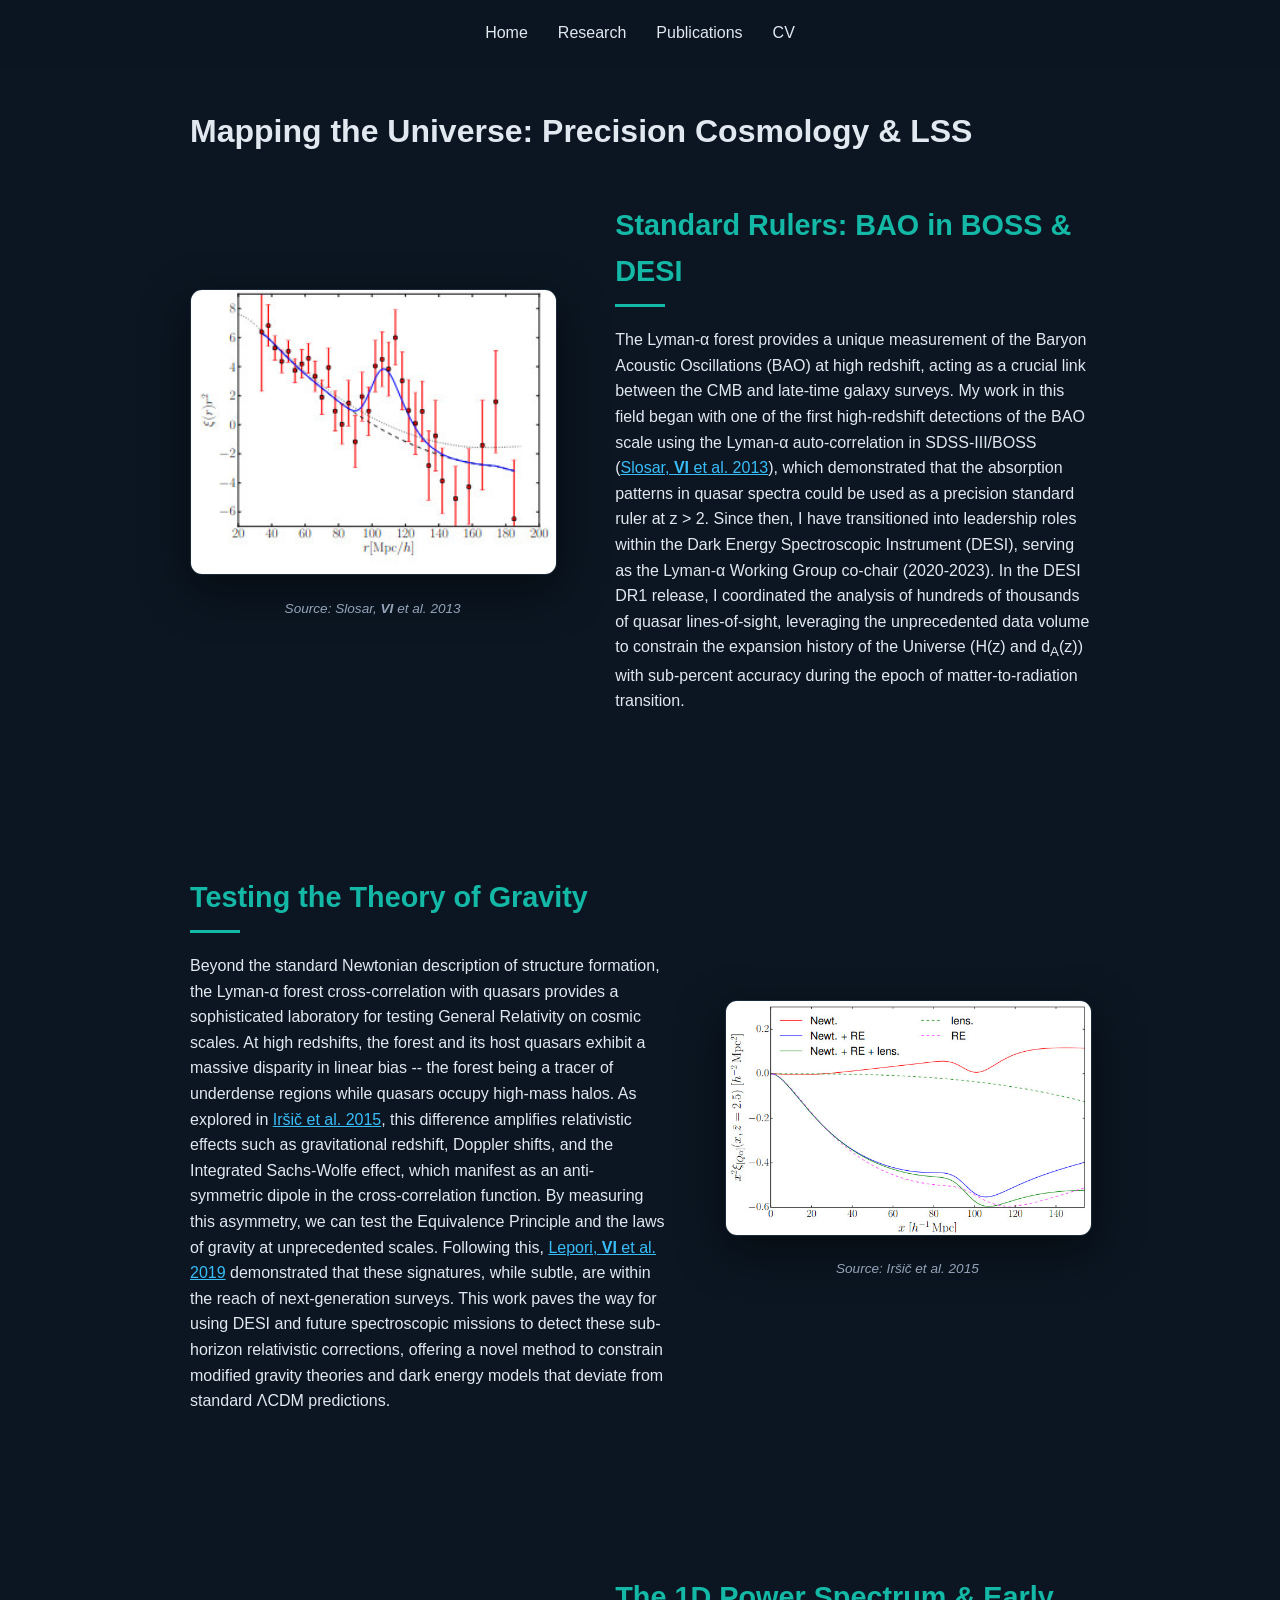
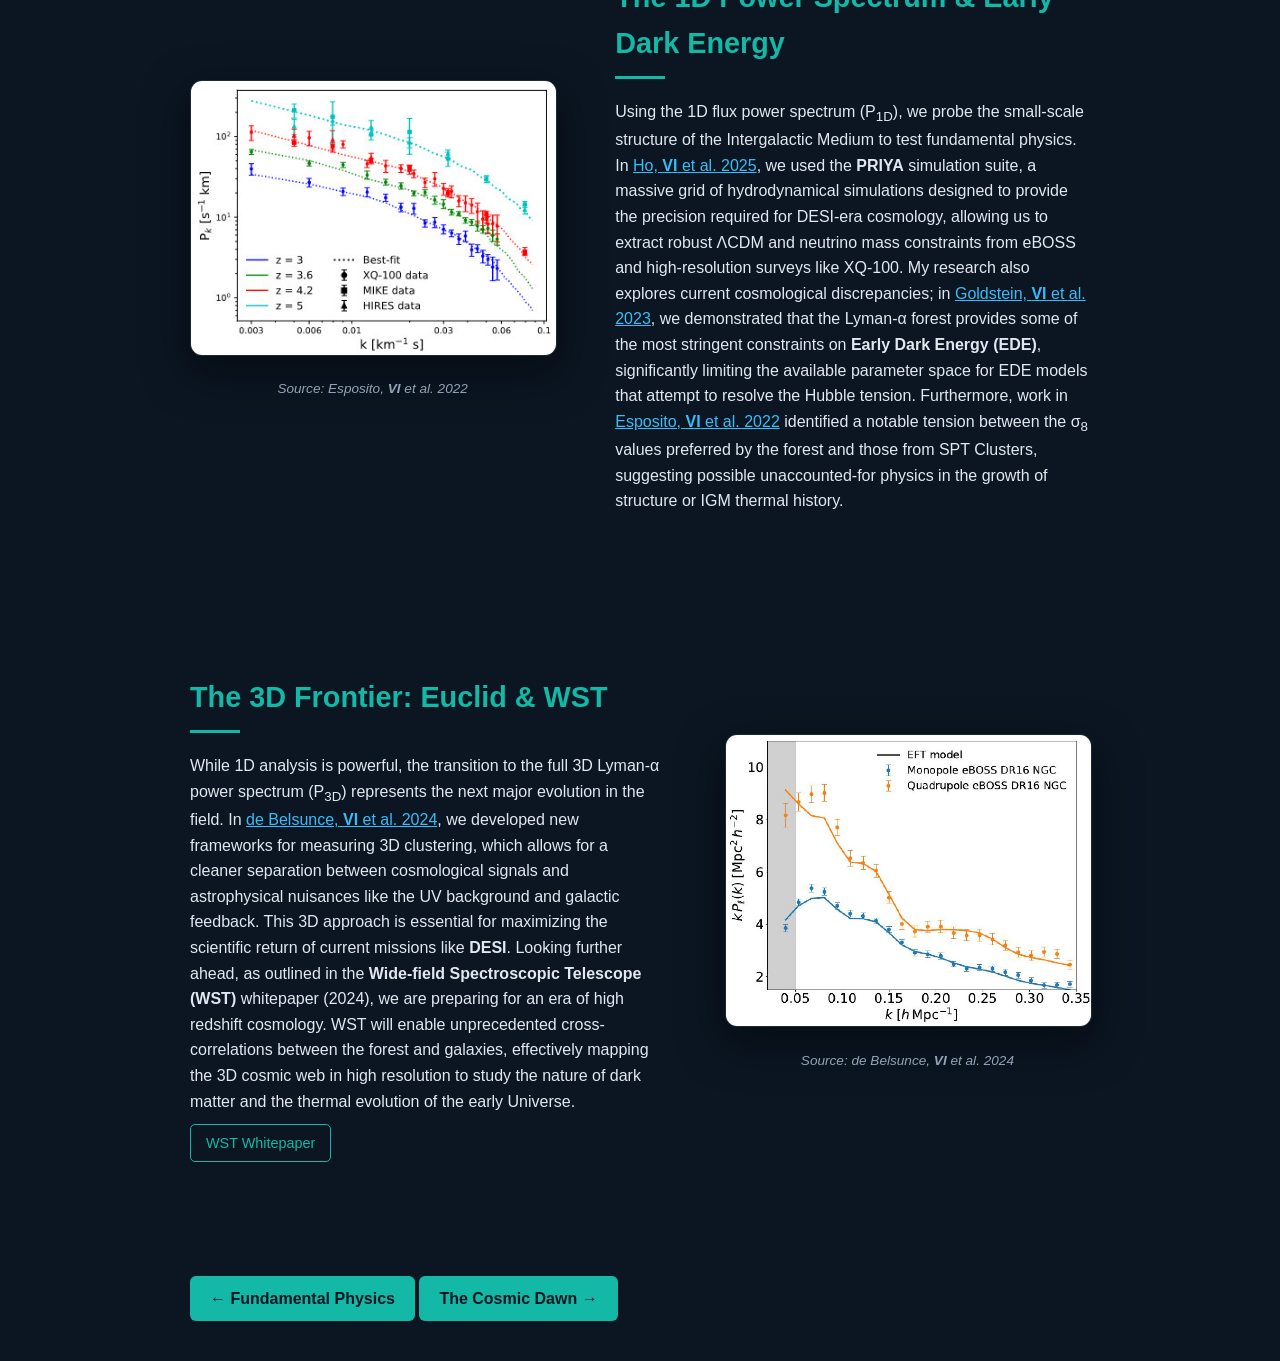
<file: topics/mapping-universe.html>
<!DOCTYPE html>
<html lang="en">
<head>
    <meta charset="UTF-8">
    <meta name="viewport" content="width=device-width, initial-scale=1.0">
    <title>Mapping the Universe | Vid Iršič</title>
    <link rel="stylesheet" href="../style.css">
</head>
<body>
    <nav>
        <a href="../index.html">Home</a>
        <a href="../research.html">Research</a>
        <a href="../publications.html">Publications</a>
		<a href="../cv.pdf" target="_blank">CV</a>
    </nav>

    <div class="container">
        <h1>Mapping the Universe: Precision Cosmology & LSS</h1>
        
        <!-- Feature Block 1: BAO -->
        <div class="gallery-block">
            <div class="gallery-text">
                <h2>Standard Rulers: BAO in BOSS & DESI</h2>
                <p>The Lyman-&alpha; forest provides a unique measurement of the
                Baryon Acoustic Oscillations (BAO) at high redshift, acting as a 
                crucial link between the CMB and late-time galaxy surveys. My work 
                in this field began with one of the first high-redshift detections of the 
                BAO scale using the Lyman-&alpha; auto-correlation in SDSS-III/BOSS 
                (<a href="https://arxiv.org/abs/1301.3459" class="custom-link">Slosar, <b>VI</b> et
                al. 2013</a>), which demonstrated that the absorption 
                patterns in quasar spectra could be used as a precision standard
                ruler at z > 2. Since then, I have transitioned into leadership roles within 
                the Dark Energy Spectroscopic Instrument (DESI), serving as the 
                Lyman-&alpha; Working Group co-chair (2020-2023). In the DESI DR1 release, I 
                coordinated the analysis of hundreds of thousands of quasar lines-of-sight, 
                leveraging the unprecedented data volume to constrain the expansion 
                history of the Universe (H(z) and d<sub>A</sub>(z)) with sub-percent accuracy 
                during the epoch of matter-to-radiation transition.</p>
            </div>
            <div class="gallery-img">
              <img src="../img/bao-plot.jpg" alt="BOSS BAO measurement plot">
			  <a href="https://arxiv.org/abs/1301.3459"
                class="fig-caption">Source: Slosar, <b>VI</b> et al. 2013</a>				  
            </div>
        </div>

	<!-- Feature Block 2: Relativistic effects -->
        <div class="gallery-block reverse">
            <div class="gallery-text">
                <h2>Testing the Theory of Gravity</h2>
                <p>Beyond the standard Newtonian description of structure
                formation, the Lyman-&alpha; forest cross-correlation with
                quasars provides a sophisticated laboratory for testing General
                Relativity on cosmic scales. At high redshifts, the forest and
                its host quasars exhibit a massive disparity in linear bias -- the
                forest being a tracer of underdense regions while quasars occupy
                high-mass halos. As explored
                in <a href="https://arxiv.org/abs/1510.03436" class="custom-link">Iršič et
                al. 2015</a>, this difference amplifies relativistic effects
                such as gravitational redshift, Doppler shifts, and the
                Integrated Sachs-Wolfe effect, which manifest as an
                anti-symmetric dipole in the cross-correlation function. By
                measuring this asymmetry, we can test the Equivalence Principle
                and the laws of gravity at unprecedented scales. Following
                this, <a href="https://arxiv.org/abs/1910.06305" class="custom-link">Lepori, <b>VI</b>
                et al. 2019</a> demonstrated that these signatures, while
                subtle, are within the reach of next-generation surveys. This
                work paves the way for using DESI and future spectroscopic
                missions to detect these sub-horizon relativistic corrections,
                offering a novel method to constrain modified gravity theories
                and dark energy models that deviate from standard &Lambda;CDM
                predictions.</p>
            </div>
            <div class="gallery-img">
              <img src="../img/fig-relativistic.jpg" alt="Relativistic effects
                in quasar-Lyman-&alpha; correlations">
			  <a href="https://arxiv.org/abs/1510.03436"
                class="fig-caption">Source: Iršič et al. 2015</a>				  
            </div>
        </div>
		
        <!-- Feature Block 3: P1D & EDE -->
        <div class="gallery-block">
            <div class="gallery-text">
                <h2>The 1D Power Spectrum & Early Dark Energy</h2>
                <p>Using the 1D flux power spectrum (P<sub>1D</sub>), we probe
                the small-scale structure of the Intergalactic Medium to test
                fundamental physics.
                In <a href="https://arxiv.org/abs/2509.18271" class="custom-link">Ho, <b>VI</b> et
                al. 2025</a>, we used the <strong>PRIYA</strong> simulation
                suite, a massive grid of hydrodynamical simulations designed to
                provide the precision required for DESI-era cosmology, allowing
                us to extract robust &Lambda;CDM and neutrino mass constraints
                from eBOSS and high-resolution surveys like XQ-100. My research
                also explores current cosmological discrepancies;
                in <a href="https://arxiv.org/abs/2303.00746" class="custom-link">Goldstein, <b>VI</b>
                et al. 2023</a>, we demonstrated that the Lyman-&alpha; forest
                provides some of the most stringent constraints on <strong>Early
                Dark Energy (EDE)</strong>, significantly limiting the available
                parameter space for EDE models that attempt to resolve the
                Hubble tension. Furthermore, work
                in <a href="https://arxiv.org/abs/2202.00974" class="custom-link">Esposito, <b>VI</b>
                et al. 2022</a> identified a notable tension between the
                &sigma;<sub>8</sub> values preferred by the forest and those
                from SPT Clusters, suggesting possible unaccounted-for physics
                in the growth of structure or IGM thermal history.</p>
            </div>
            <div class="gallery-img">
                <img src="../img/p1d-xq100.jpg" alt="P1D Power Spectrum from XQ100+HIRES/MIKE">
				<a href="https://arxiv.org/abs/2202.00974"
                class="fig-caption">Source: Esposito, <b>VI</b> et al. 2022</a>				  

            </div>
        </div>

        <!-- Feature Block 4: P3D & Future -->
        <div class="gallery-block reverse">
            <div class="gallery-text">
                <h2>The 3D Frontier: Euclid & WST</h2>
                <p>While 1D analysis is powerful, the transition to the full 3D
                Lyman-&alpha; power spectrum (P<sub>3D</sub>) represents the
                next major evolution in the
                field. In <a href="https://arxiv.org/abs/2403.08241" class="custom-link">de
                Belsunce, <b>VI</b> et al. 2024</a>, we developed new frameworks
                for measuring 3D clustering, which allows for a cleaner
                separation between cosmological signals and astrophysical
                nuisances like the UV background and galactic feedback. This 3D
                approach is essential for maximizing the scientific return of
                current missions like <strong>DESI</strong>.  Looking further ahead, as outlined
                in the <strong>Wide-field Spectroscopic Telescope (WST)</strong>
                whitepaper (2024), we are preparing for an era of high redshift
                cosmology. WST will enable unprecedented cross-correlations
                between the forest and galaxies, effectively mapping the 3D
                cosmic web in high resolution to study the nature of dark matter
                and the thermal evolution of the early Universe.</p>
                <a href="https://arxiv.org/abs/2403.05398" class="ext-btn">WST
                Whitepaper</a>
            </div>
            <div class="gallery-img">
                <img src="../img/p3d-results.jpg" alt="3D Power Spectrum Results">
				<a href="https://arxiv.org/abs/2403.08241"
                class="fig-caption">Source: de Belsunce, <b>VI</b> et al. 2024</a>
            </div>
        </div>

        <!-- Navigation Buttons -->
        <div class="page-nav">
            <a href="fundamental-physics.html" class="btn">&larr; Fundamental Physics</a>
            <a href="cosmic-dawn.html" class="btn">The Cosmic Dawn &rarr;</a>
        </div>
    </div>
</body>
</html>
</file>
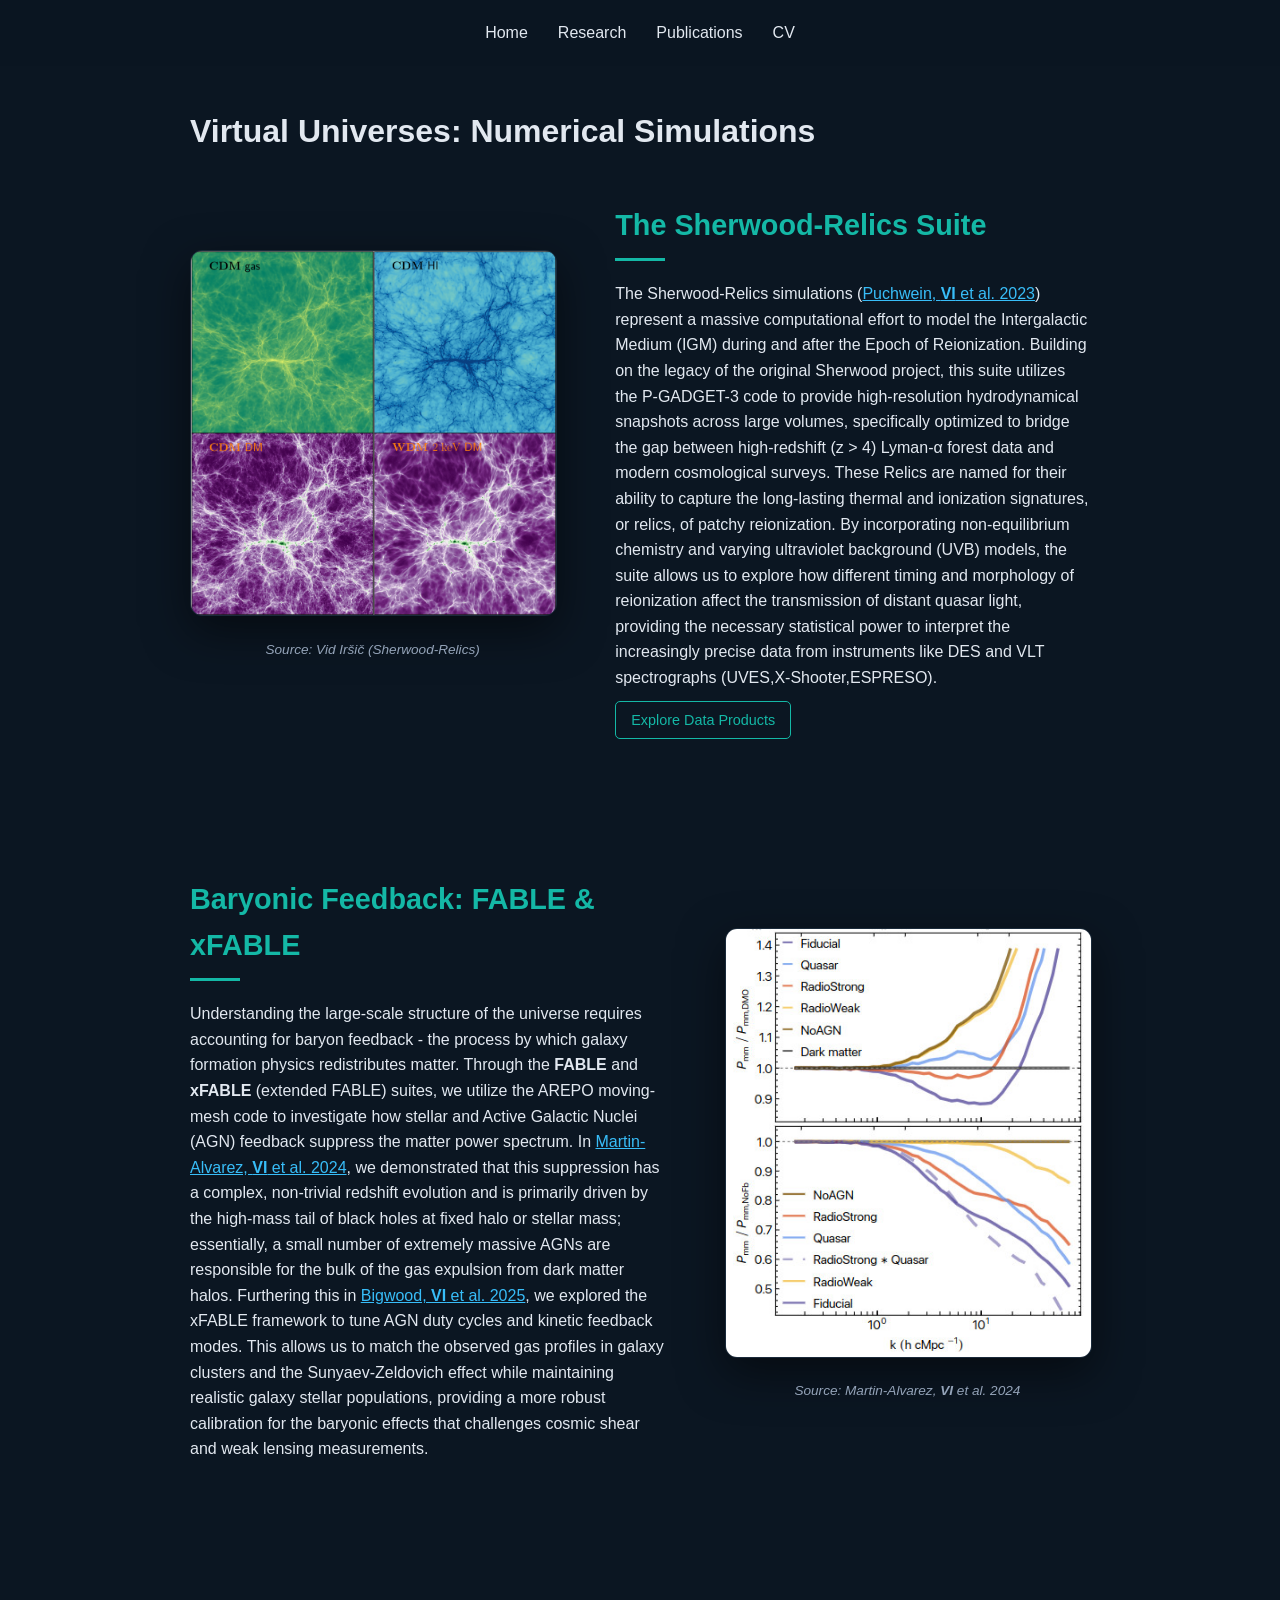
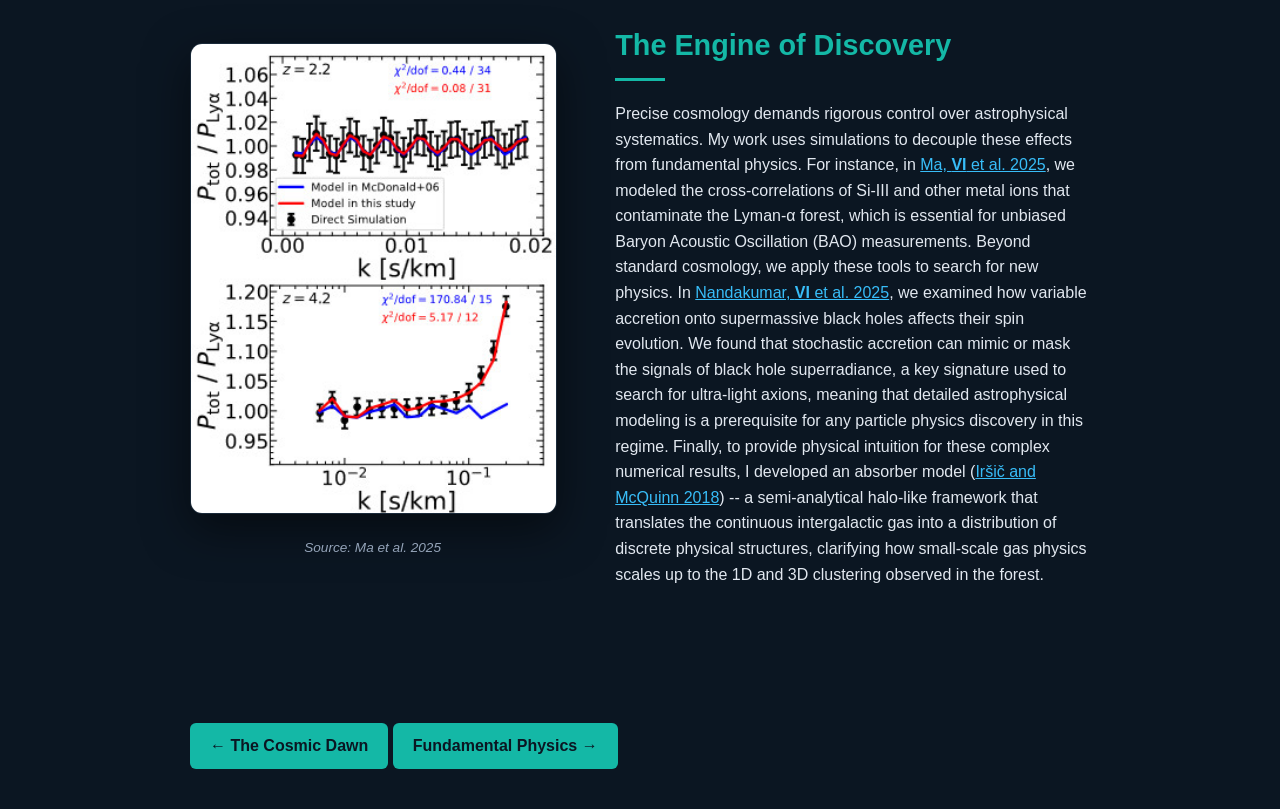
<file: topics/virtual-universes.html>
<!DOCTYPE html>
<html lang="en">
<head>
    <meta charset="UTF-8">
    <meta name="viewport" content="width=device-width, initial-scale=1.0">
    <title>Virtual Universes | Vid Iršič</title>
    <link rel="stylesheet" href="../style.css">
</head>
<body>
    <nav>
        <a href="../index.html">Home</a>
        <a href="../research.html">Research</a>
        <a href="../publications.html">Publications</a>
		<a href="../cv.pdf" target="_blank">CV</a>
    </nav>

    <div class="container">
	  <h1>Virtual Universes: Numerical Simulations</h1>

        <!-- Block 1: Sherwood-Relics -->
        <div class="gallery-block">
            <div class="gallery-text">
                <h2>The Sherwood-Relics Suite</h2>
                <p>The Sherwood-Relics simulations
                (<a href="https://arxiv.org/abs/2207.13098"
                class="custom-link">Puchwein, <b>VI</b> et al. 2023</a>)
                represent a massive computational effort to model the
                Intergalactic Medium (IGM) during and after the Epoch of
                Reionization. Building on the legacy of the original Sherwood
                project, this suite utilizes the P-GADGET-3 code to provide
                high-resolution hydrodynamical snapshots across large volumes,
                specifically optimized to bridge the gap between high-redshift
                (z > 4) Lyman-&alpha; forest data and modern cosmological
                surveys. These Relics are named for their ability to capture the
                long-lasting thermal and ionization signatures, or relics, of
                patchy reionization. By incorporating non-equilibrium chemistry
                and varying ultraviolet background (UVB) models, the suite
                allows us to explore how different timing and morphology of
                reionization affect the transmission of distant quasar light,
                providing the necessary statistical power to interpret the
                increasingly precise data from instruments like DES and
                VLT spectrographs (UVES,X-Shooter,ESPRESO).</p>
                <a href="https://www.nottingham.ac.uk/astronomy/sherwood-relics/" class="ext-btn">Explore Data Products</a>
            </div>
            <div class="gallery-img">
                <img src="../img/fig-sherwood.jpg" alt="Sherwood-Relics Density Slice">
                <a href="https://arxiv.org/abs/2207.13098"
                class="fig-caption">Source: Vid Iršič (Sherwood-Relics)</a>
            </div>
        </div>

        <!-- Block 2: FABLE & xFABLE -->
        <div class="gallery-block reverse">
            <div class="gallery-text">
                <h2>Baryonic Feedback: FABLE & xFABLE</h2>
                <p>Understanding the large-scale structure of the universe
                requires accounting for baryon feedback - the process by which
                galaxy formation physics redistributes matter. Through
                the <strong>FABLE</strong> and <strong>xFABLE</strong> (extended
                FABLE) suites, we utilize the AREPO moving-mesh code to
                investigate how stellar and Active Galactic Nuclei (AGN)
                feedback suppress the matter power
                spectrum. In <a href="https://arxiv.org/abs/2407.18349" class="custom-link">Martin-Alvarez, <b>VI</b>
                et al. 2024</a>, we demonstrated that this suppression has a
                complex, non-trivial redshift evolution and is primarily driven
                by the high-mass tail of black holes at fixed halo or stellar
                mass; essentially, a small number of extremely massive AGNs are
                responsible for the bulk of the gas expulsion from dark matter
                halos. Furthering this
                in <a href="https://arxiv.org/abs/2501.16983" class="custom-link">Bigwood, <b>VI</b>
                et al. 2025</a>, we explored the xFABLE framework to tune AGN
                duty cycles and kinetic feedback modes. This allows us to match
                the observed gas profiles in galaxy clusters and the
                Sunyaev-Zeldovich effect while maintaining realistic galaxy
                stellar populations, providing a more robust calibration for the
                baryonic effects that challenges cosmic shear and weak lensing
                measurements.</p>
            </div>
            <div class="gallery-img">
                <img src="../img/fig-fable.jpg" alt="Baryon effect of different
                feedback models in FABLE simulations">
                <a href="https://arxiv.org/abs/2407.18349"
                class="fig-caption">Source: Martin-Alvarez, <b>VI</b> et al. 2024</a>
            </div>
        </div>

        <!-- Block 4: Systematic Control -->
        <div class="gallery-block reverse">
            <div class="gallery-text">
                <h2>The Engine of Discovery</h2>
                <p>Precise cosmology demands rigorous control over astrophysical
                systematics. My work uses simulations to decouple these effects
                from fundamental physics. For instance,
                in <a href="https://arxiv.org/abs/2509.08613" class="custom-link">Ma, <b>VI</b> et
                al. 2025</a>, we modeled the cross-correlations of Si-III and
                other metal ions that contaminate the Lyman-&alpha; forest,
                which is essential for unbiased Baryon Acoustic Oscillation
                (BAO) measurements. Beyond standard cosmology, we apply these
                tools to search for new
                physics. In <a href="https://arxiv.org/abs/2510.19443" class="custom-link">Nandakumar, <b>VI</b>
                et al. 2025</a>, we examined how variable accretion onto
                supermassive black holes affects their spin evolution. We found
                that stochastic accretion can mimic or mask the signals of black
                hole superradiance, a key signature used to search for
                ultra-light axions, meaning that detailed astrophysical modeling
                is a prerequisite for any particle physics discovery in this
                regime. Finally, to provide physical intuition for these complex
                numerical results, I developed an absorber model
                (<a href="https://arxiv.org/abs/1801.02671" class="custom-link">Iršič and McQuinn
                2018</a>) -- a semi-analytical halo-like framework that translates
                the continuous intergalactic gas into a distribution of discrete
                physical structures, clarifying how small-scale gas physics
                scales up to the 1D and 3D clustering observed in the
                forest.</p>
            </div>
            <div class="gallery-img">
                <img src="../img/fig-ma-si3.jpg" alt="Si-III modelling plots">
                <a href="https://arxiv.org/abs/2509.08613" class="fig-caption">Source: Ma et al. 2025</a>
            </div>
        </div>

		
        <!-- Navigation Buttons -->
        <div class="page-nav">
            <a href="cosmic-dawn.html" class="btn">&larr; The Cosmic Dawn</a>
            <a href="fundamental-physics.html" class="btn">Fundamental Physics &rarr;</a>
        </div>
    </div>
</body>
</html>
</file>
<file: style.css>
:root {
    --bg-color: #0b1622;
    --card-bg: #1a2a3a;
    --text-primary: #e2e8f0;
    --text-secondary: #94a3b8;
    --accent: #14b8a6; /* Teal */
    --accent-hover: #2dd4bf;
}

body {
    font-family: 'Inter', -apple-system, sans-serif;
    background-color: var(--bg-color);
    color: var(--text-primary);
    line-height: 1.6;
    margin: 0;
}

/* Navigation */
nav {
    display: flex;
    justify-content: center;
    padding: 20px;
    background: rgba(11, 22, 34, 0.9);
    position: sticky;
    top: 0;
}
nav a {
    color: var(--text-primary);
    text-decoration: none;
    margin: 0 15px;
    font-weight: 500;
}
nav a:hover { color: var(--accent); }

/* Container */
.container {
    max-width: 900px;
    margin: 40px auto;
    padding: 0 20px;
}

/* Profile Photo */
.profile-img {
    width: 200px;
    height: 200px;
    border-radius: 50%;
    border: 4px solid var(--accent);
    object-fit: cover;
    object-position: 50% 10%;
    margin-bottom: 20px;
    margin-top: 40px; 
}

/* Research Grid */
.research-grid {
    display: grid;
    grid-template-columns: repeat(2, 1fr);
	/*grid-template-columns: repeat(auto-fit, minmax(280px, 1fr));*/
    gap: 20px;
}

.topic-box {
    background: var(--card-bg);
    padding: 20px;
    border-radius: 12px;
    transition: transform 0.2s;
    text-decoration: none;
    color: inherit;
    display: block;
}
.topic-box:hover { transform: translateY(-5px); border: 1px solid var(--accent); }

.topic-box img {
    width: 100%;
    height: 250px;
    border-radius: 8px;
    /*object-fit: cover;*/
	object-fit: contain;
}

/* Buttons */
.btn {
    display: inline-block;
    background: var(--accent);
    color: var(--bg-color);
    padding: 10px 20px;
    border-radius: 6px;
    text-decoration: none;
    font-weight: bold;
}

/* Email Protection */
.email-link::after { content: attr(data-domain); }
.email-link::before { content: attr(data-user) "\0040"; }

/* Publications List */
.pub-list {
    list-style: none;
    padding: 0;
}

.pub-item {
    background: var(--card-bg);
    padding: 20px;
    border-radius: 8px;
    margin-bottom: 15px;
    border-left: 4px solid var(--accent);
}

.pub-title {
    font-size: 1.1rem;
    font-weight: 600;
    color: var(--accent-hover);
    display: block;
    margin-bottom: 5px;
    text-decoration: none;
}

.pub-authors {
    font-size: 0.9rem;
    color: var(--text-primary);
}

.pub-journal {
    font-size: 0.9rem;
    color: var(--text-secondary);
    font-style: italic;
}

/* External Link Buttons */
.external-links {
    display: flex;
    flex-wrap: wrap;
    gap: 15px;
    margin-top: 40px;
    padding-top: 20px;
    border-top: 1px solid var(--text-secondary);
}

.ext-btn {
    padding: 10px 15px;
    border: 1px solid var(--accent);
    border-radius: 5px;
    color: var(--accent);
    text-decoration: none;
    font-size: 0.9rem;
    transition: all 0.3s ease;
}

.ext-btn:hover {
    background: var(--accent);
    color: var(--bg-color);
}

/* Career List Styling */
.career-list {
    list-style: none;
    padding: 0;
}
.career-list li {
    padding: 10px 0;
    border-bottom: 1px solid var(--card-bg);
}
.career-list li strong {
    color: var(--accent);
    display: inline-block;
    width: 120px; /* Aligns the dates */
}

/* Collaboration Tags */
.collab-tags {
    display: flex;
    flex-wrap: wrap;
    gap: 10px;
    margin-top: 10px;
}
.collab-tags span {
    background: var(--card-bg);
    padding: 5px 15px;
    border-radius: 20px;
    font-size: 0.9rem;
    border: 1px solid var(--accent);
    color: var(--text-primary);
}

/* Responsive adjustment for dates */
@media (max-width: 600px) {
    .career-list li strong {
        display: block;
        width: auto;
        margin-bottom: 5px;
    }
}

/* Publication Interactivity */
.pub-item {
    transition: background-color 0.3s ease;
}

.pub-item:hover {
    background-color: #233549; /* Slightly lighter than card-bg */
}

.pub-title {
    text-decoration: none;
    font-size: 1.15rem;
    font-weight: 600;
    color: var(--accent);
    display: inline-block;
    margin-bottom: 5px;
}

.pub-title:hover {
    text-decoration: underline;
    color: var(--accent-hover);
}

/* Badge and News Styling */
.badge {
    background: #f59e0b;
    color: #0b1622;
    font-size: 0.65rem;
    font-weight: bold;
    padding: 2px 6px;
    border-radius: 4px;
    margin-left: 8px;
    vertical-align: middle;
    text-transform: uppercase;
}

.news-link {
    display: inline-block;
    margin-top: 8px;
    font-size: 0.85rem;
    color: #94a3b8;
    text-decoration: none;
    font-style: italic;
}

.news-link:hover {
    color: var(--accent);
    text-decoration: underline;
}

.section-title {
    color: var(--text-primary);
    border-left: 4px solid var(--accent);
    padding-left: 15px;
    margin-bottom: 30px;
}

/* Gallery Layout */
.gallery-container { padding: 40px 20px; }

.gallery-block {
    display: flex;
    align-items: center;
    gap: 60px;
    margin-bottom: 120px;
}

/* Alternate order for even blocks */
.gallery-block:nth-child(even) { flex-direction: row-reverse; }

.gallery-text { flex: 1.3; }
.gallery-text h2 { 
    color: var(--accent); 
    font-size: 1.8rem; 
    margin-bottom: 20px;
    position: relative;
}
.gallery-text h2::after {
    content: "";
    display: block;
    width: 50px;
    height: 3px;
    background: var(--accent);
    margin-top: 10px;
}

.gallery-img { flex: 1; text-align: center; }
.gallery-img img {
    width: 100%;
    max-width: 500px;
    border-radius: 12px;
    border: 1px solid var(--card-bg);
    box-shadow: 0 15px 45px rgba(0,0,0,0.5);
    transition: transform 0.3s ease;
}
.gallery-img img:hover { transform: translateY(-5px); }

.fig-caption {
    display: block;
    margin-top: 15px;
    font-size: 0.85rem;
    color: var(--text-secondary);
    text-decoration: none;
    font-style: italic;
}
.fig-caption:hover { color: var(--accent); text-decoration: underline; }

/* Mobile View */
@media (max-width: 900px) {
    .gallery-block, .gallery-block:nth-child(even) {
        flex-direction: column;
        text-align: center;
        gap: 30px;
    }
    .gallery-text h2::after { margin: 10px auto; }
}

/* Responsive */
@media (max-width: 900px) {
    .gallery-block, .gallery-block:nth-child(even) {
        flex-direction: column;
        gap: 30px;
    }
}

@media (max-width: 600px) {
	.research-grid {
		grid-template-columns: 1fr;
	}
}

/* Style for links without a specific class */
.custom-link {
    color: #38bdf8; /* A bright, readable sky blue */
    text-decoration: underline;
    transition: color 0.2s;
}

/* Keeps the link from turning purple after being clicked */
.custom-link:visited {
    color: #38bdf8; 
}

/* Hover effect for plain links */
.custom-link:hover {
    color: var(--accent-hover);
    text-decoration: none;
}
</file>
